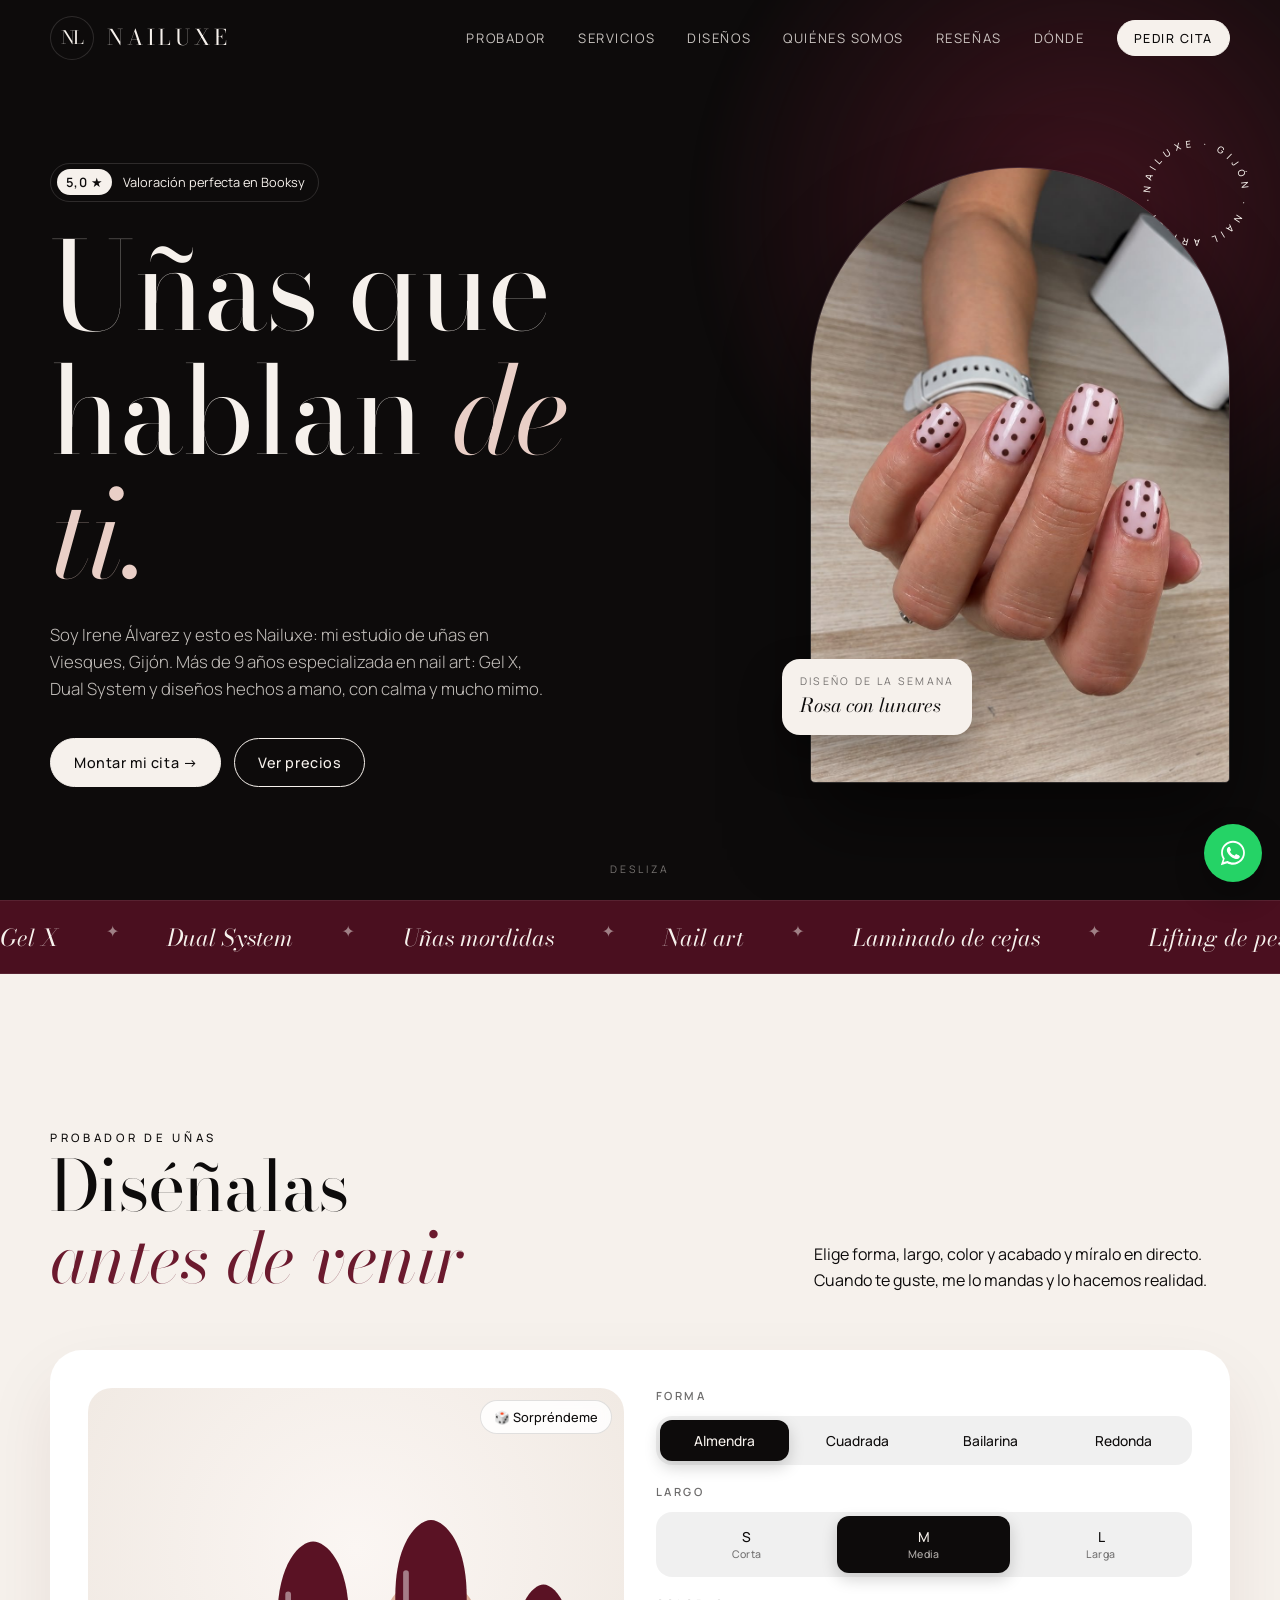
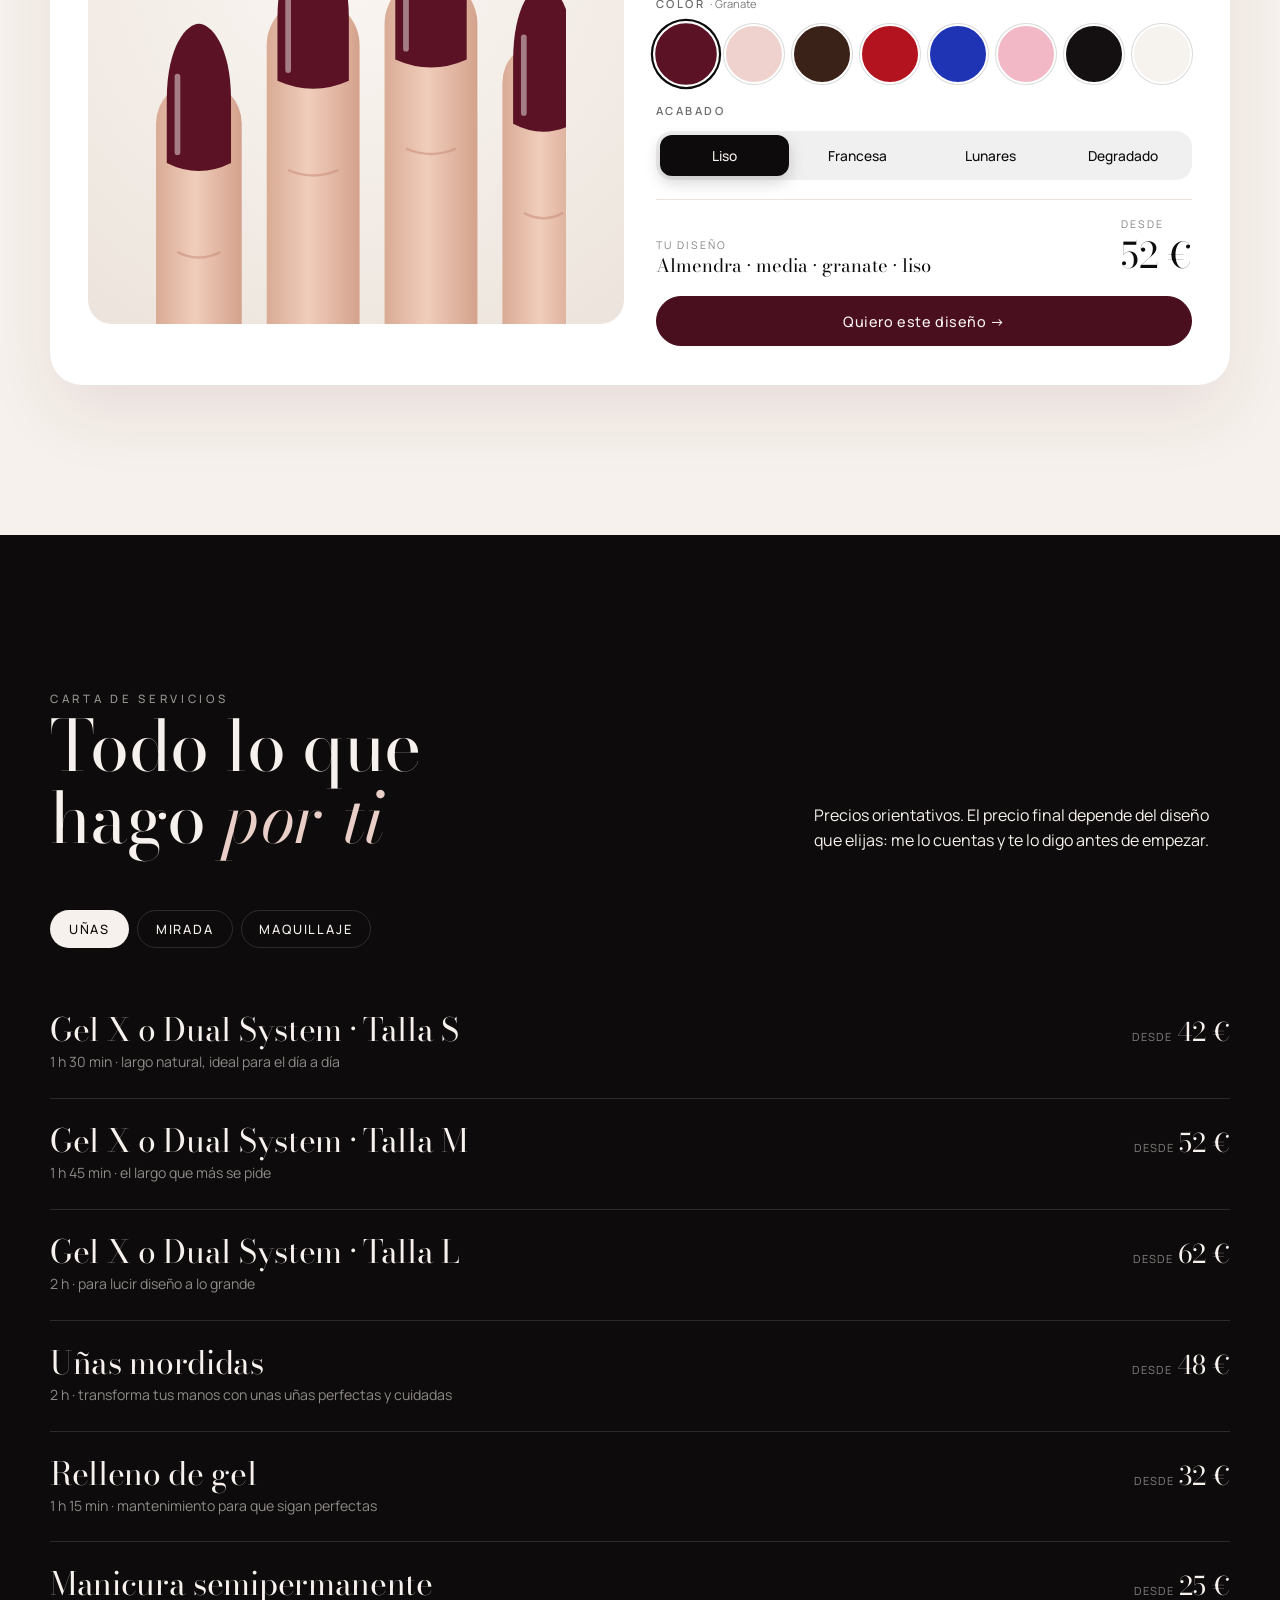
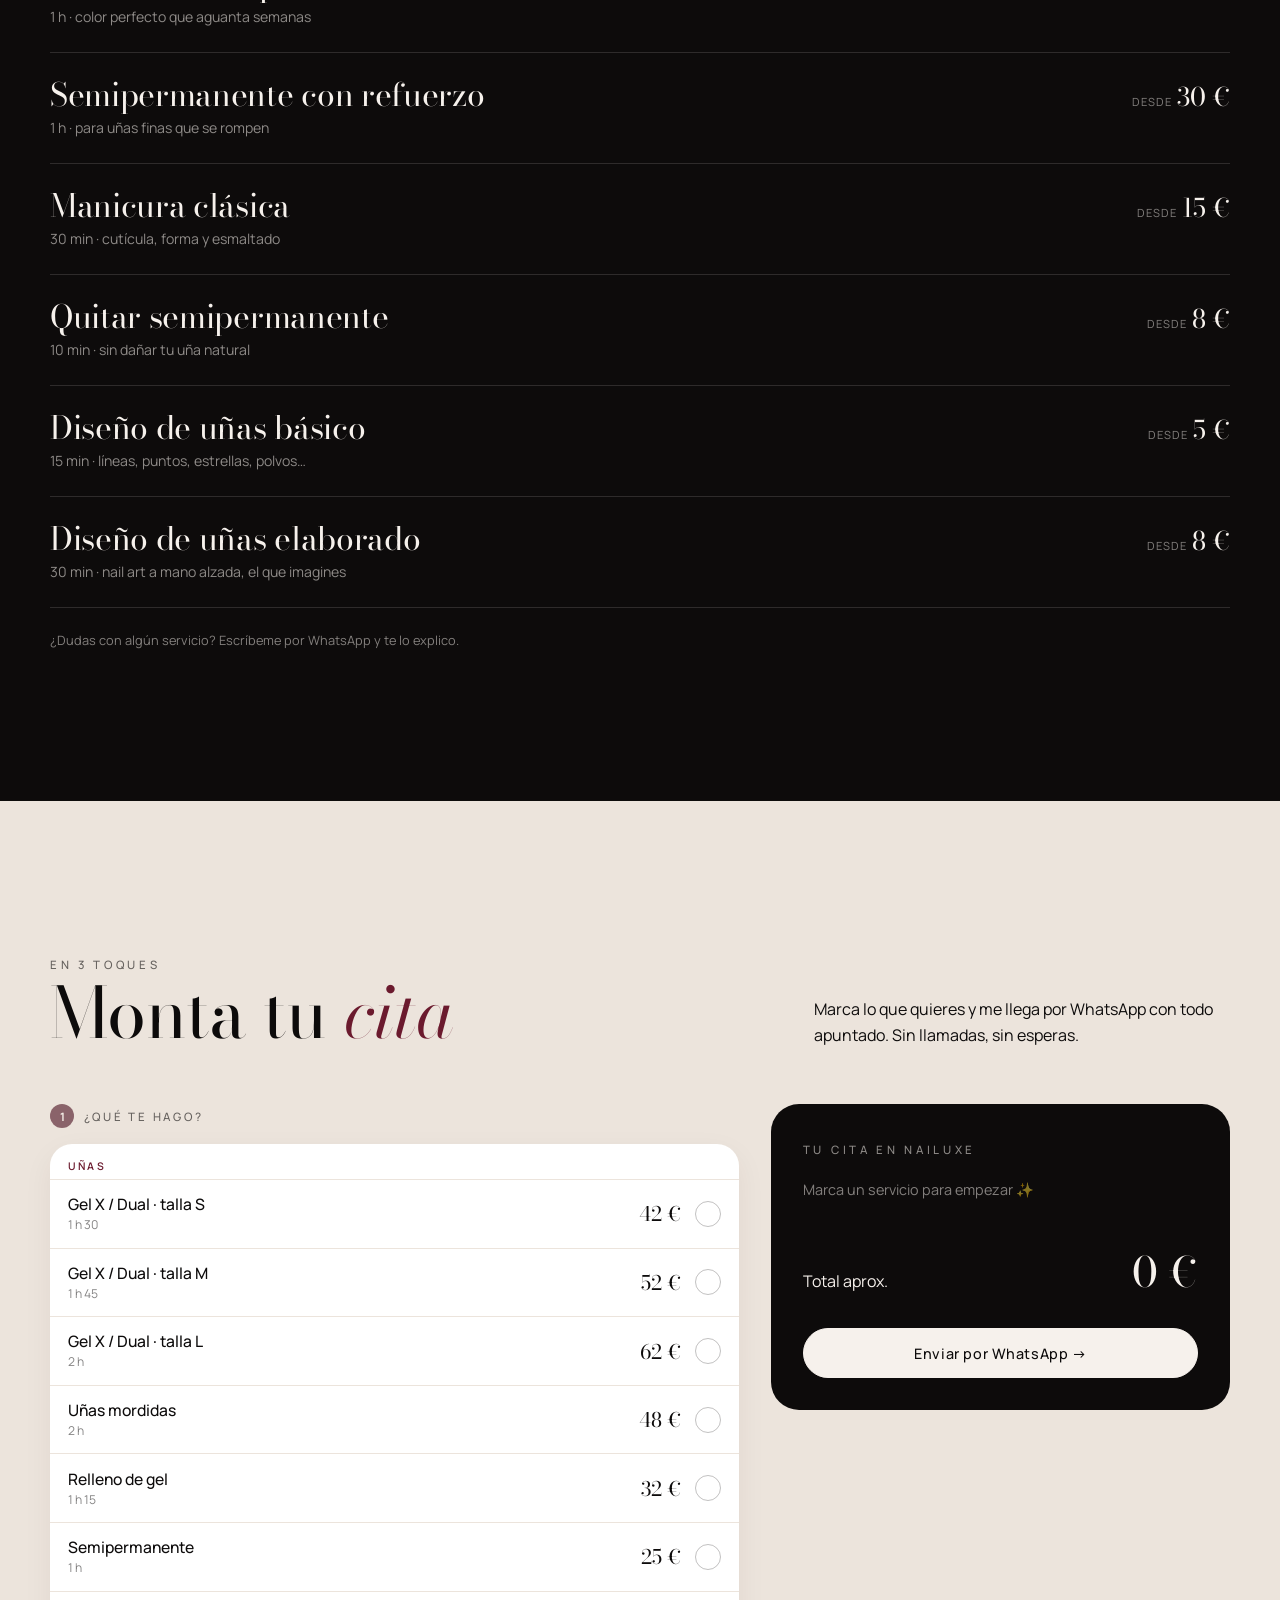
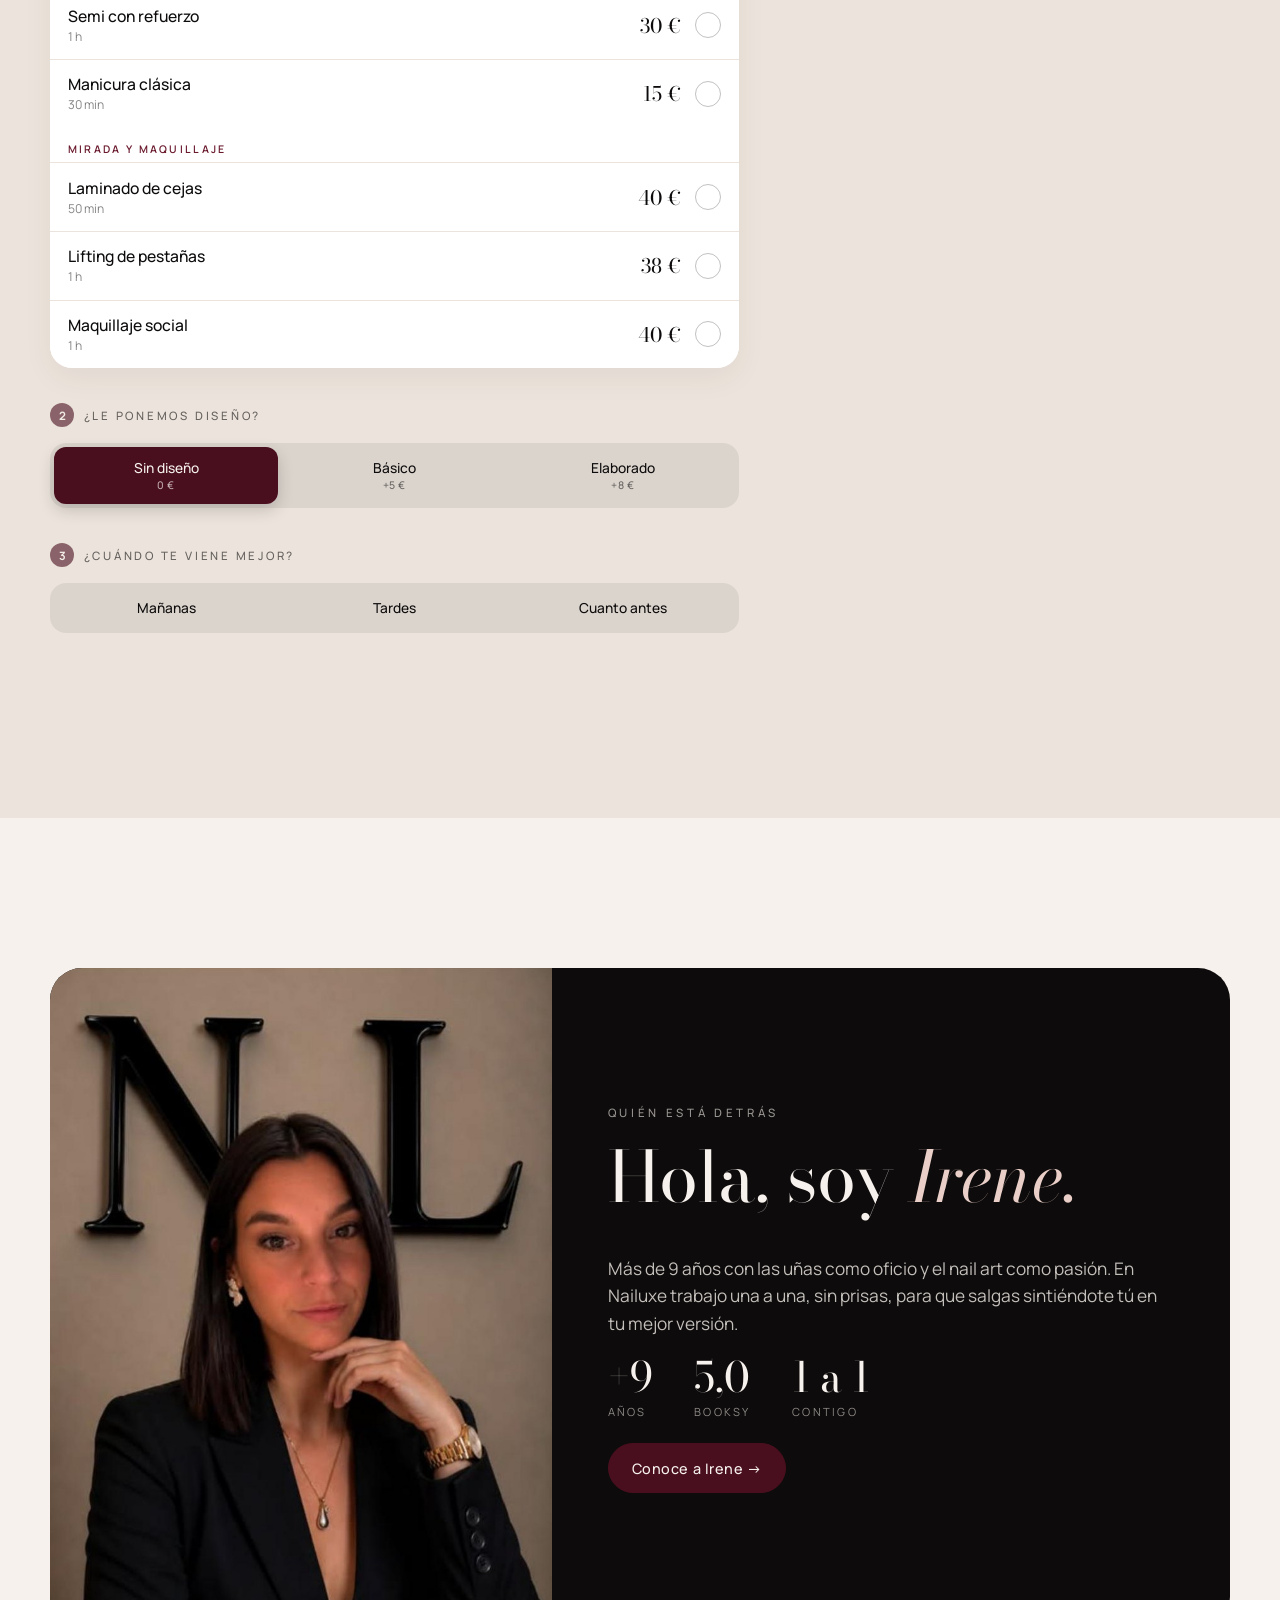
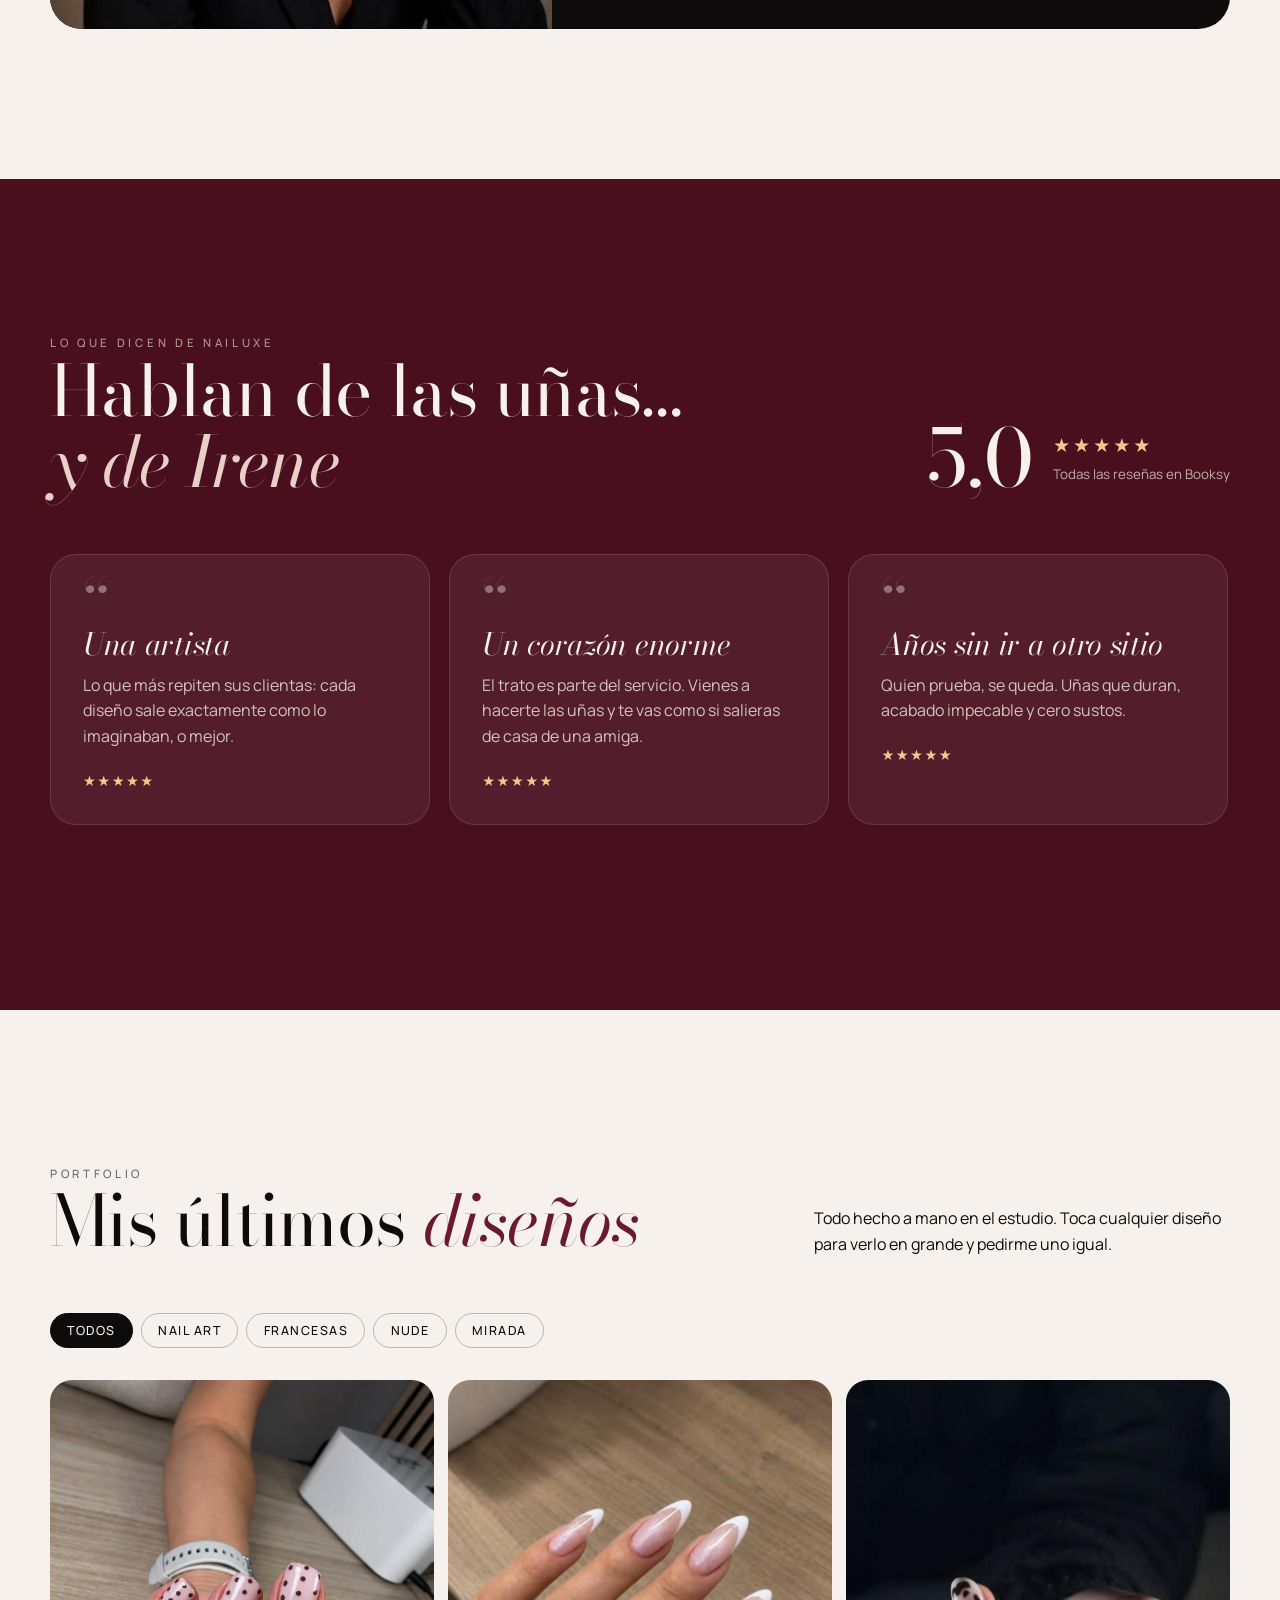
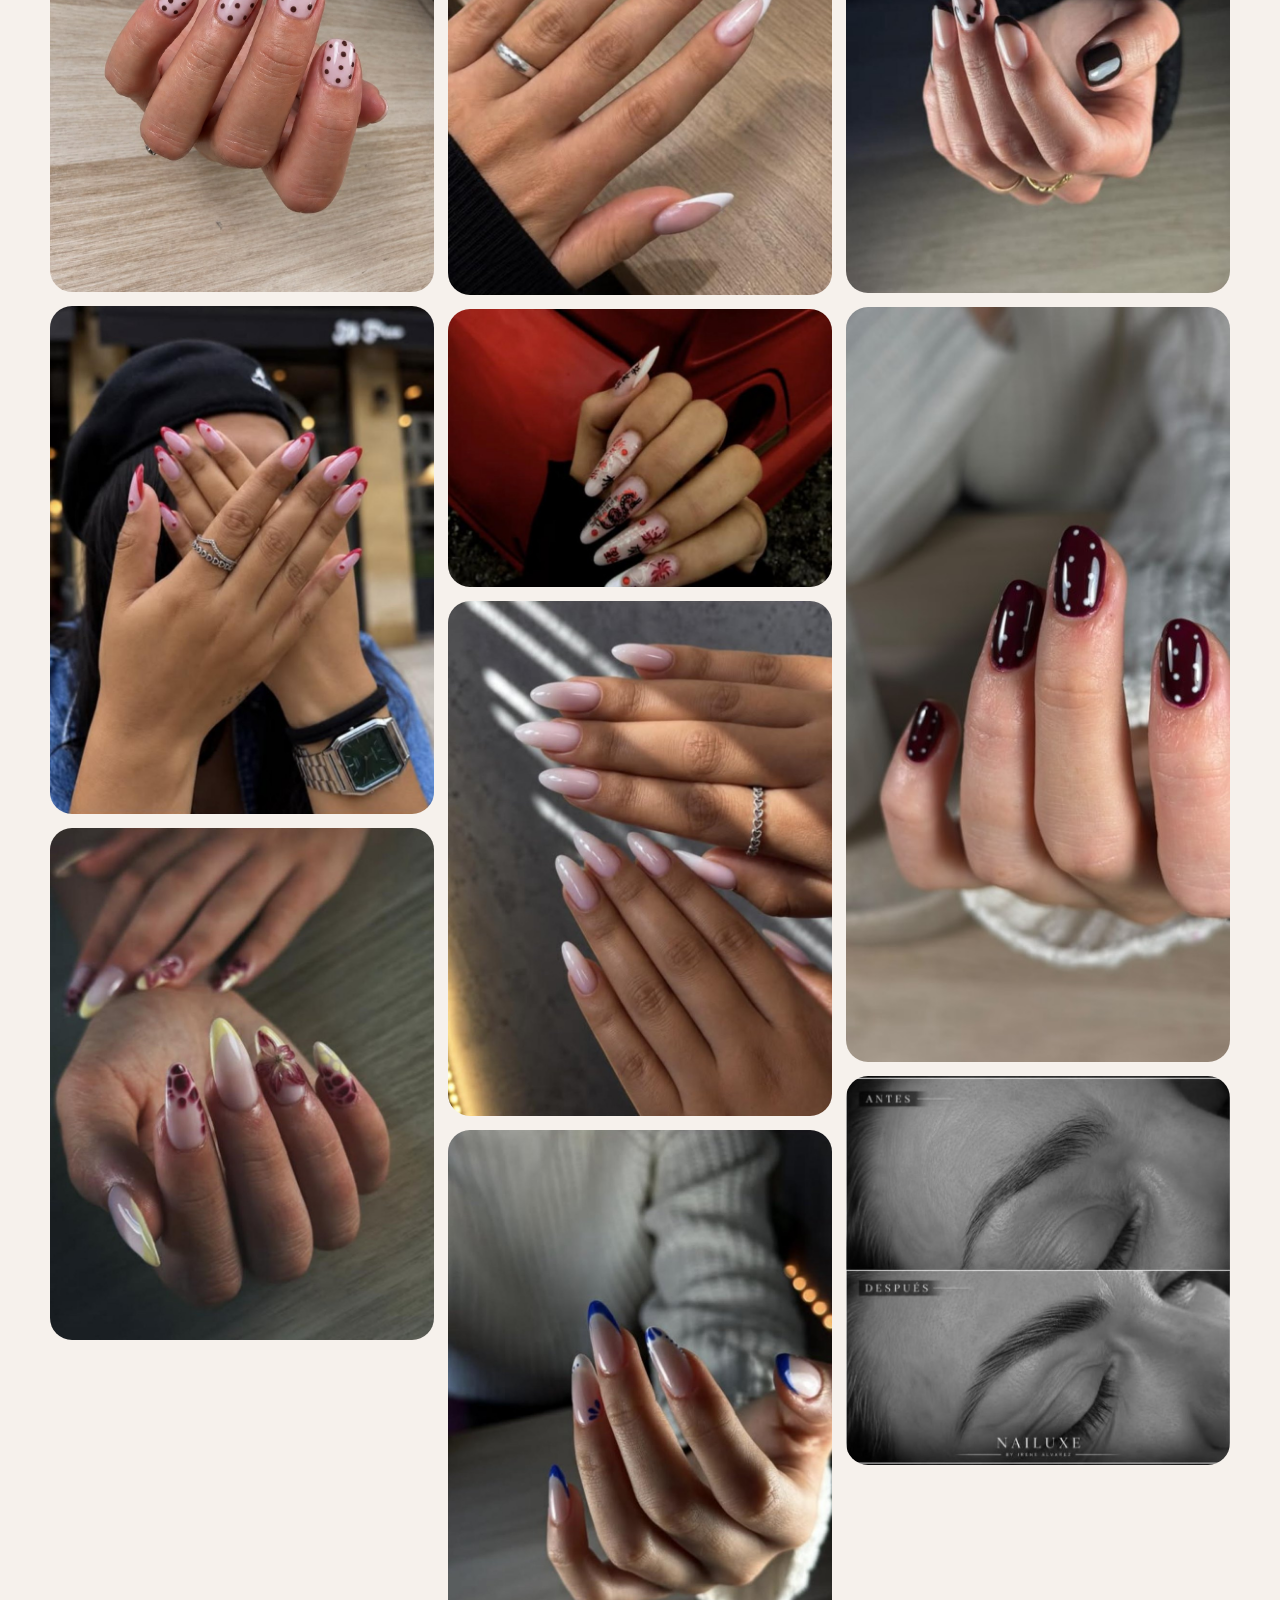
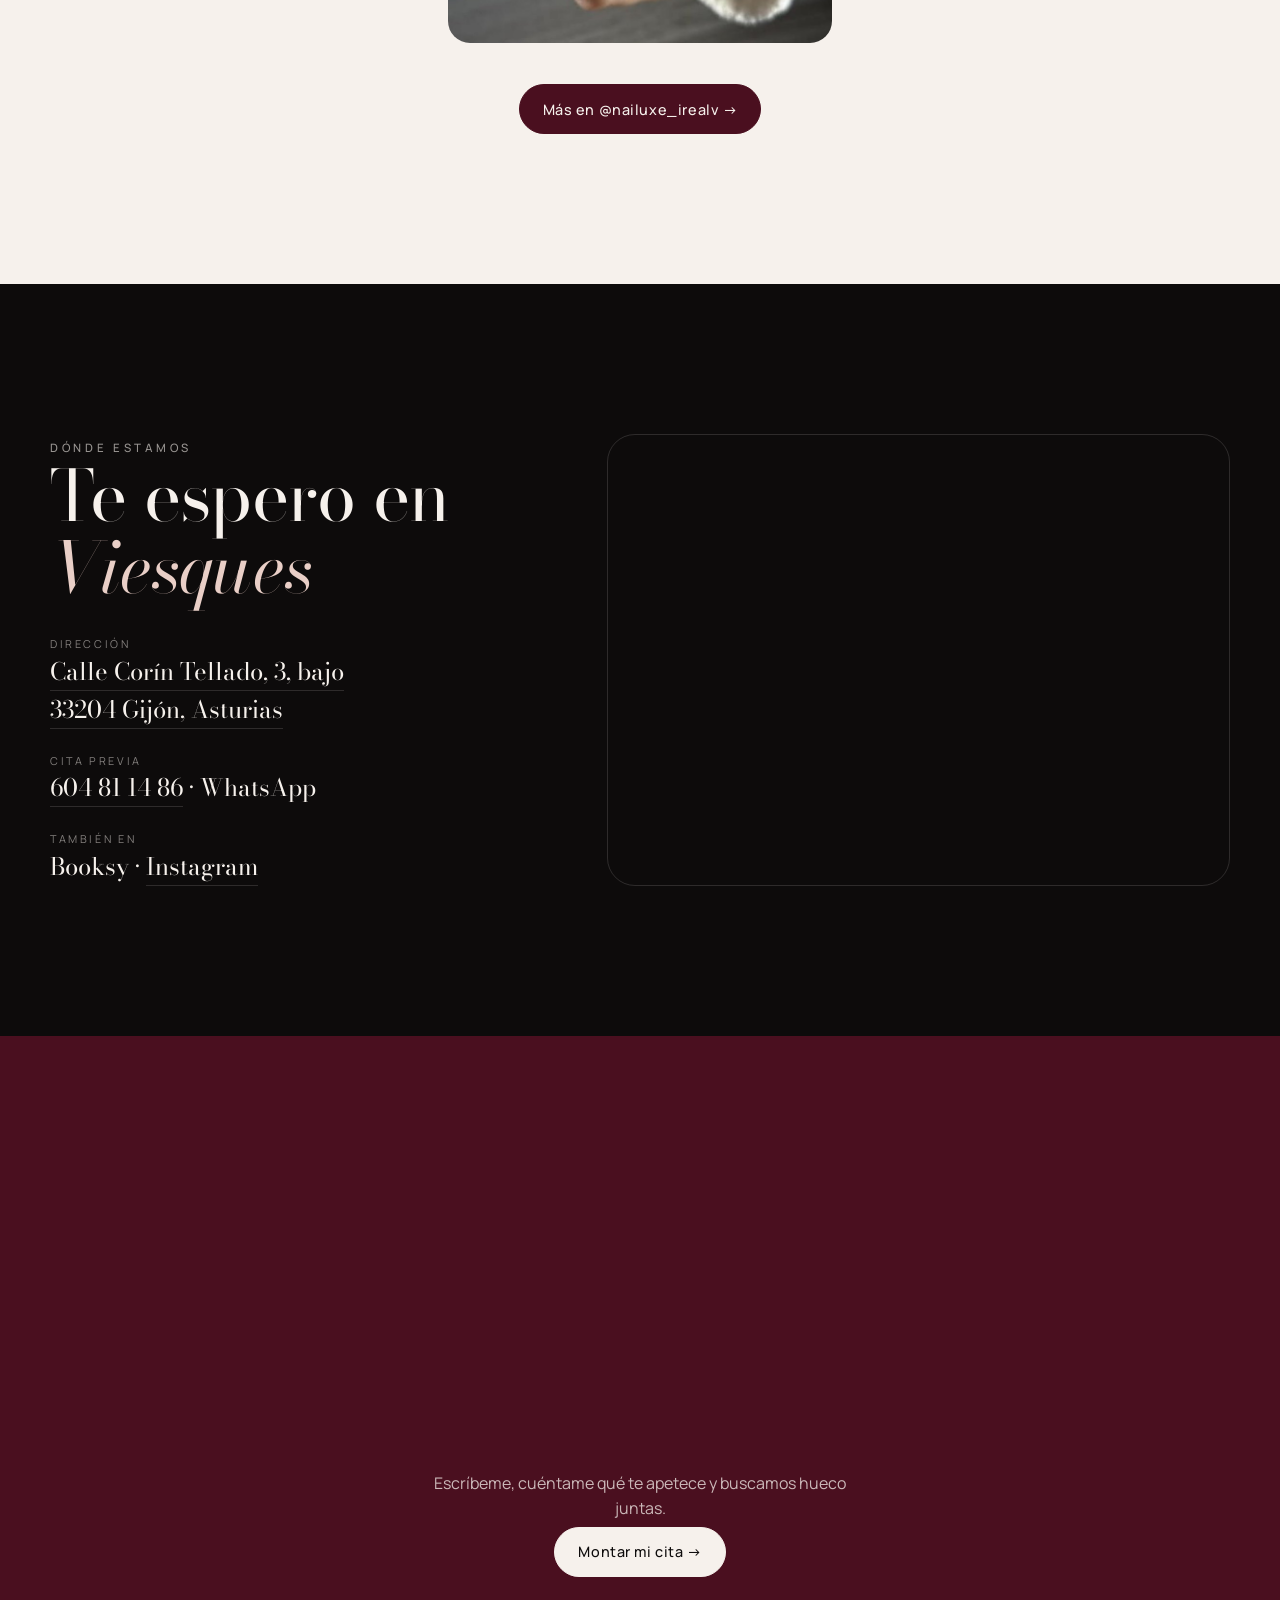
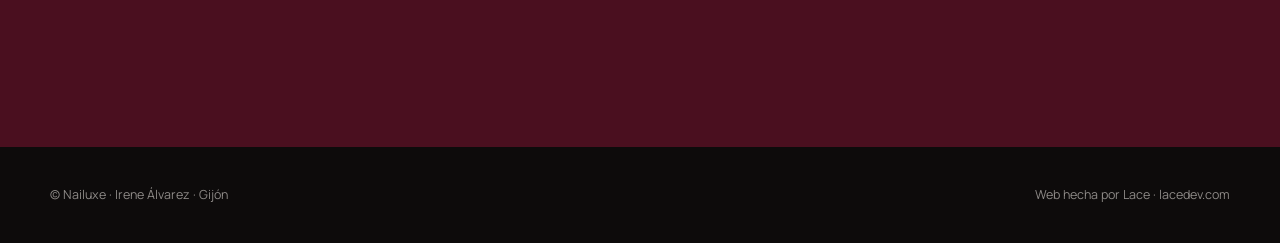
<file: index.html>
<!DOCTYPE html>
<html lang="es">
<head>
<meta charset="utf-8">
<meta name="viewport" content="width=device-width, initial-scale=1, viewport-fit=cover">
<title>Nailuxe · Uñas Gel X, Dual System y nail art en Viesques, Gijón</title>
<meta name="description" content="Nailuxe, el estudio de uñas de Irene Álvarez en Viesques (Gijón). Gel X, Dual System, uñas mordidas, laminado de cejas, lifting de pestañas y maquillaje de novia. 5,0 en Booksy.">
<meta name="theme-color" content="#0d0b0b">
<link rel="icon" href="favicon.ico" sizes="any">
<link rel="icon" href="favicon.svg" type="image/svg+xml">
<link rel="icon" href="favicon-192.png" sizes="192x192" type="image/png">
<link rel="apple-touch-icon" href="apple-touch-icon.png">
<meta property="og:title" content="Nailuxe · Irene Álvarez, nail artist en Gijón">
<meta property="og:description" content="Uñas que hablan de ti. Gel X, Dual System y nail art en Viesques.">
<meta property="og:image" content="img/lunares.jpg">
<link rel="preconnect" href="https://fonts.googleapis.com">
<link rel="preconnect" href="https://fonts.gstatic.com" crossorigin>
<link href="https://fonts.googleapis.com/css2?family=Bodoni+Moda:ital,opsz,wght@0,6..96,400;0,6..96,500;1,6..96,400&family=Manrope:wght@300;400;500;600&display=swap" rel="stylesheet">
<link rel="stylesheet" href="style.css?v=2">
</head>
<body>

<header id="top">
  <div class="wrap nav">
    <a href="#inicio" class="brand"><span class="mono">NL</span><b>NAILUXE</b></a>
    <nav class="links">
      <a href="#probador">Probador</a>
      <a href="#servicios">Servicios</a>
      <a href="#disenos">Diseños</a>
      <a href="quienes-somos.html">Quiénes somos</a>
      <a href="#resenas">Reseñas</a>
      <a href="#donde">Dónde</a>
      <a class="btn btn-solid" href="#cita">Pedir cita</a>
    </nav>
    <button class="menu-btn" id="menuBtn" aria-expanded="false">Menú ▾</button>
  </div>
</header>
<div class="drop" id="drop">
  <a href="#inicio">Inicio <span>01</span></a>
  <a href="#probador">Probador de uñas <span>02</span></a>
  <a href="#servicios">Servicios y precios <span>03</span></a>
  <a href="#cita">Montar mi cita <span>04</span></a>
  <a href="quienes-somos.html">Quiénes somos <span>05</span></a>
  <a href="#resenas">Reseñas <span>06</span></a>
  <a href="#disenos">Diseños <span>07</span></a>
  <a href="#donde">Dónde estamos <span>08</span></a>
</div>

<!-- HERO -->
<section class="hero" id="inicio">
  <div class="wrap hero-grid">
    <div>
      <span class="badge"><span class="stars">5,0 ★</span> Valoración perfecta en Booksy</span>
      <h1 class="rv">Uñas que<br>hablan <em>de ti.</em></h1>
      <p class="lead rv">Soy Irene Álvarez y esto es Nailuxe: mi estudio de uñas en Viesques, Gijón. Más de 9 años especializada en nail art: Gel X, Dual System y diseños hechos a mano, con calma y mucho mimo.</p>
      <div class="ctas rv">
        <a class="btn btn-solid" href="#cita">Montar mi cita →</a>
        <a class="btn btn-ghost" href="#servicios">Ver precios</a>
      </div>
    </div>
    <div class="arch rv">
      <svg class="ring" viewBox="0 0 120 120" aria-hidden="true"><defs><path id="c" d="M60,60 m-46,0 a46,46 0 1,1 92,0 a46,46 0 1,1 -92,0"/></defs><text><textPath href="#c" textLength="286" lengthAdjust="spacing">Nailuxe · Gijón · Nail artist · </textPath></text></svg>
      <div class="frame"><img src="img/lunares.jpg" alt="Manicura rosa con lunares marrones hecha en Nailuxe"></div>
      <div class="tag"><small>Diseño de la semana</small><strong>Rosa con lunares</strong></div>
    </div>
  </div>
  <div class="scroll-hint">Desliza</div>
</section>

<div class="marquee" aria-hidden="true"><div class="track" id="mq"></div></div>

<!-- PROBADOR -->
<section class="probador" id="probador">
  <div class="wrap">
    <div class="head">
      <div><span class="eyebrow">Probador de uñas</span><h2 class="rv">Diséñalas<br><em>antes de venir</em></h2></div>
      <p class="rv">Elige forma, largo, color y acabado y míralo en directo. Cuando te guste, me lo mandas y lo hacemos realidad.</p>
    </div>
    <div class="pb rv">
      <div class="pb-stage">
        <svg id="hand" viewBox="0 -14 300 300" preserveAspectRatio="xMidYMax slice" aria-label="Vista previa de tu manicura"></svg>
        <button class="pb-dice" id="dice" type="button">🎲 Sorpréndeme</button>
      </div>
      <div class="pb-ctrl">
        <div class="pb-group"><h4>Forma</h4><div class="seg" id="gShape"></div></div>
        <div class="pb-group"><h4>Largo</h4><div class="seg" id="gLen"></div></div>
        <div class="pb-group"><h4>Color <span id="colName"></span></h4><div class="swatches" id="gCol"></div></div>
        <div class="pb-group"><h4>Acabado</h4><div class="seg seg-4" id="gFin"></div></div>
        <div class="pb-sum">
          <div><small>Tu diseño</small><strong id="pbName"></strong></div>
          <div class="pb-price"><small>Desde</small><strong id="pbPrice"></strong></div>
        </div>
        <a class="btn btn-wine btn-block" id="pbBtn" href="#" target="_blank" rel="noopener">Quiero este diseño →</a>
      </div>
    </div>
  </div>
</section>

<!-- SERVICIOS -->
<section class="servicios" id="servicios">
  <div class="wrap">
    <div class="head">
      <div><span class="eyebrow" style="opacity:.6">Carta de servicios</span><h2 class="rv">Todo lo que<br>hago <em>por ti</em></h2></div>
      <p class="rv">Precios orientativos. El precio final depende del diseño que elijas: me lo cuentas y te lo digo antes de empezar.</p>
    </div>
    <div class="tabs" id="tabs">
      <button class="on" data-t="unas">Uñas</button>
      <button data-t="mirada">Mirada</button>
      <button data-t="maquillaje">Maquillaje</button>
    </div>
    <div class="list on" data-l="unas">
      <div class="row"><div><h3>Gel X o Dual System · Talla S</h3><p>1 h 30 min · largo natural, ideal para el día a día</p></div><div class="p"><small>DESDE</small>42 €</div></div>
      <div class="row"><div><h3>Gel X o Dual System · Talla M</h3><p>1 h 45 min · el largo que más se pide</p></div><div class="p"><small>DESDE</small>52 €</div></div>
      <div class="row"><div><h3>Gel X o Dual System · Talla L</h3><p>2 h · para lucir diseño a lo grande</p></div><div class="p"><small>DESDE</small>62 €</div></div>
      <div class="row"><div><h3>Uñas mordidas</h3><p>2 h · transforma tus manos con unas uñas perfectas y cuidadas</p></div><div class="p"><small>DESDE</small>48 €</div></div>
      <div class="row"><div><h3>Relleno de gel</h3><p>1 h 15 min · mantenimiento para que sigan perfectas</p></div><div class="p"><small>DESDE</small>32 €</div></div>
      <div class="row"><div><h3>Manicura semipermanente</h3><p>1 h · color perfecto que aguanta semanas</p></div><div class="p"><small>DESDE</small>25 €</div></div>
      <div class="row"><div><h3>Semipermanente con refuerzo</h3><p>1 h · para uñas finas que se rompen</p></div><div class="p"><small>DESDE</small>30 €</div></div>
      <div class="row"><div><h3>Manicura clásica</h3><p>30 min · cutícula, forma y esmaltado</p></div><div class="p"><small>DESDE</small>15 €</div></div>
      <div class="row"><div><h3>Quitar semipermanente</h3><p>10 min · sin dañar tu uña natural</p></div><div class="p"><small>DESDE</small>8 €</div></div>
      <div class="row"><div><h3>Diseño de uñas básico</h3><p>15 min · líneas, puntos, estrellas, polvos…</p></div><div class="p"><small>DESDE</small>5 €</div></div>
      <div class="row"><div><h3>Diseño de uñas elaborado</h3><p>30 min · nail art a mano alzada, el que imagines</p></div><div class="p"><small>DESDE</small>8 €</div></div>
    </div>
    <div class="list" data-l="mirada">
      <div class="row"><div><h3>Laminado de cejas</h3><p>50 min · cejas peinadas, con forma y efecto lleno</p></div><div class="p">40 €</div></div>
      <div class="row"><div><h3>Lifting de pestañas</h3><p>1 h · curva natural, sin rizador cada mañana</p></div><div class="p">38 €</div></div>
    </div>
    <div class="list" data-l="maquillaje">
      <div class="row"><div><h3>Maquillaje social</h3><p>1 h · bodas, comuniones, cenas y eventos</p></div><div class="p">40 €</div></div>
      <div class="row"><div><h3>Maquillaje editorial</h3><p>1 h 15 min · sesiones de fotos y looks con carácter</p></div><div class="p"><small>DESDE</small>60 €</div></div>
      <div class="row"><div><h3>Maquillaje de novia</h3><p>1 h 30 min · tu día, tu cara, sin que nada se mueva</p></div><div class="p"><small>DESDE</small>150 €</div></div>
    </div>
    <p class="note">¿Dudas con algún servicio? Escríbeme por WhatsApp y te lo explico.</p>
  </div>
</section>

<!-- CITA -->
<section class="cita" id="cita">
  <div class="wrap">
    <div class="head">
      <div><span class="eyebrow" style="opacity:.6">En 3 toques</span><h2 class="rv">Monta tu <em>cita</em></h2></div>
      <p class="rv">Marca lo que quieres y me llega por WhatsApp con todo apuntado. Sin llamadas, sin esperas.</p>
    </div>
    <div class="cita-box">
      <div>
        <div class="step"><h4><b>1</b> ¿Qué te hago?</h4><div class="svc-list" id="cServ"></div></div>
        <div class="step"><h4><b>2</b> ¿Le ponemos diseño?</h4><div class="seg" id="cExtra"></div></div>
        <div class="step"><h4><b>3</b> ¿Cuándo te viene mejor?</h4><div class="seg" id="cWhen"></div></div>
      </div>
      <aside class="ticket" id="ticket">
        <span class="eyebrow" style="opacity:.55">Tu cita en Nailuxe</span>
        <div id="tLines"><p class="empty">Marca un servicio para empezar ✨</p></div>
        <div class="tot"><span>Total aprox.</span><strong id="tTot">0 €</strong></div>
        <a class="btn btn-solid btn-block tSend" href="#">Enviar por WhatsApp →</a>
      </aside>
    </div>
  </div>
</section>
<div class="cartbar" id="cartbar"><div><small id="cbCount">0 servicios</small><strong id="cbTot">0 €</strong></div><a class="btn btn-solid tSend" href="#">Pedir cita →</a></div>

<!-- IRENE -->
<section class="irene" id="irene">
  <div class="wrap irene-card rv">
    <div class="irene-img"><img src="img/irene.jpg" alt="Irene Álvarez en su estudio Nailuxe"></div>
    <div class="irene-txt">
      <span class="eyebrow" style="opacity:.6">Quién está detrás</span>
      <h2>Hola, soy <em>Irene.</em></h2>
      <p>Más de 9 años con las uñas como oficio y el nail art como pasión. En Nailuxe trabajo una a una, sin prisas, para que salgas sintiéndote tú en tu mejor versión.</p>
      <div class="facts">
        <div><strong>+9</strong><small>años</small></div>
        <div><strong>5,0</strong><small>Booksy</small></div>
        <div><strong>1 a 1</strong><small>contigo</small></div>
      </div>
      <a class="btn btn-wine" href="quienes-somos.html">Conoce a Irene →</a>
    </div>
  </div>
</section>

<!-- RESEÑAS -->
<section class="resenas" id="resenas">
  <div class="wrap">
    <div class="head">
      <div><span class="eyebrow" style="opacity:.6">Lo que dicen de Nailuxe</span><h2 class="rv">Hablan de las uñas…<br><em>y de Irene</em></h2></div>
      <div class="score rv"><strong>5,0</strong><div><div class="st">★★★★★</div><small style="opacity:.7">Todas las reseñas en Booksy</small></div></div>
    </div>
    <div class="cards" id="cards">
      <article class="card"><div class="q">“</div><h3>Una artista</h3><p>Lo que más repiten sus clientas: cada diseño sale exactamente como lo imaginaban, o mejor.</p><div class="st">★★★★★</div></article>
      <article class="card"><div class="q">“</div><h3>Un corazón enorme</h3><p>El trato es parte del servicio. Vienes a hacerte las uñas y te vas como si salieras de casa de una amiga.</p><div class="st">★★★★★</div></article>
      <article class="card"><div class="q">“</div><h3>Años sin ir a otro sitio</h3><p>Quien prueba, se queda. Uñas que duran, acabado impecable y cero sustos.</p><div class="st">★★★★★</div></article>
      <article class="card" style="display:flex;flex-direction:column;justify-content:center"><h3>¿Quieres leerlas todas?</h3><p>Todas las opiniones de mis clientas están en mi perfil de Booksy, con nota media de 5,0.</p><a class="btn btn-solid" style="margin-top:1.4rem;align-self:flex-start" href="https://booksy.com/es-es/s/salon-de-unas/76596_gijon" target="_blank" rel="noopener">Ver en Booksy →</a></article>
    </div>
    <div class="dots" id="dots"></div>
  </div>
</section>

<!-- PORTFOLIO -->
<section class="portfolio" id="disenos">
  <div class="wrap">
    <div class="head">
      <div><span class="eyebrow" style="opacity:.6">Portfolio</span><h2 class="rv">Mis últimos <em>diseños</em></h2></div>
      <p class="rv">Todo hecho a mano en el estudio. Toca cualquier diseño para verlo en grande y pedirme uno igual.</p>
    </div>
    <div class="filters" id="filters">
      <button class="on" data-f="all">Todos</button><button data-f="arte">Nail art</button><button data-f="francesa">Francesas</button><button data-f="nude">Nude</button><button data-f="mirada">Mirada</button>
    </div>
    <div class="gallery" id="gallery">
      <figure class="g-item" data-c="arte"><img src="img/lunares.jpg" alt="Lunares chocolate" loading="lazy"><figcaption>Lunares chocolate</figcaption></figure>
      <figure class="g-item" data-c="francesa"><img src="img/corazones.jpg" alt="Francesa roja con corazones" loading="lazy"><figcaption>Francesa roja con corazones</figcaption></figure>
      <figure class="g-item" data-c="arte"><img src="img/flor.jpg" alt="Flor pintada a mano" loading="lazy"><figcaption>Flor pintada a mano</figcaption></figure>
      <figure class="g-item" data-c="francesa"><img src="img/francesa.jpg" alt="Francesa blanca clásica" loading="lazy"><figcaption>Francesa blanca clásica</figcaption></figure>
      <figure class="g-item" data-c="arte"><img src="img/dragon.jpg" alt="Dragón y kanji" loading="lazy"><figcaption>Dragón y kanji</figcaption></figure>
      <figure class="g-item" data-c="nude"><img src="img/nude.jpg" alt="Nude lechoso almendra" loading="lazy"><figcaption>Nude lechoso almendra</figcaption></figure>
      <figure class="g-item" data-c="francesa"><img src="img/azul.jpg" alt="Francesa azul Klein" loading="lazy"><figcaption>Francesa azul Klein</figcaption></figure>
      <figure class="g-item" data-c="arte"><img src="img/vaca.jpg" alt="Animal print chocolate" loading="lazy"><figcaption>Animal print chocolate</figcaption></figure>
      <figure class="g-item" data-c="arte"><img src="img/granate.jpg" alt="Granate con puntitos" loading="lazy"><figcaption>Granate con puntitos</figcaption></figure>
      <figure class="g-item" data-c="mirada"><img src="img/cejas.jpg" alt="Laminado de cejas · antes y después" loading="lazy"><figcaption>Laminado de cejas · antes y después</figcaption></figure>
    </div>
    <div style="text-align:center;margin-top:2.6rem"><a class="btn btn-wine" href="https://instagram.com/nailuxe_irealv" target="_blank" rel="noopener">Más en @nailuxe_irealv →</a></div>
  </div>
</section>
<div class="lb" id="lb" aria-hidden="true"><button class="lb-x" id="lbX" aria-label="Cerrar">✕</button><button class="lb-nav lb-p" id="lbP" aria-label="Anterior">‹</button><img id="lbImg" alt=""><button class="lb-nav lb-n" id="lbN" aria-label="Siguiente">›</button><div class="lb-bar"><span id="lbT"></span><a class="btn btn-solid" id="lbBtn" href="#" target="_blank" rel="noopener">Quiero este diseño →</a></div></div>

<!-- DÓNDE -->
<section class="donde" id="donde">
  <div class="wrap donde-grid">
    <div class="info">
      <span class="eyebrow" style="opacity:.6">Dónde estamos</span>
      <h2 class="rv">Te espero en<br><em>Viesques</em></h2>
      <dl>
        <dt>Dirección</dt><dd><a href="https://maps.app.goo.gl/ehcDgFLsmTQH2are7" target="_blank" rel="noopener">Calle Corín Tellado, 3, bajo<br>33204 Gijón, Asturias</a></dd>
        <dt>Cita previa</dt><dd><a href="https://wa.me/34604811486" target="_blank" rel="noopener">604 81 14 86</a> · WhatsApp</dd>
        <dt>También en</dt><dd>Booksy · <a href="https://instagram.com/nailuxe_irealv" target="_blank" rel="noopener">Instagram</a></dd>
      </dl>
    </div>
    <div class="map rv"><iframe loading="lazy" title="Mapa de Nailuxe" src="https://maps.google.com/maps?q=Calle%20Cor%C3%ADn%20Tellado%203%2C%2033204%20Gij%C3%B3n&z=16&output=embed"></iframe></div>
  </div>
</section>

<section class="final">
  <div class="wrap">
    <h2 class="rv">Tus manos,<br><em>en buenas manos.</em></h2>
    <p class="rv">Escríbeme, cuéntame qué te apetece y buscamos hueco juntas.</p>
    <a class="btn btn-solid" href="#cita">Montar mi cita →</a>
  </div>
</section>

<footer><div class="wrap"><span>© Nailuxe · Irene Álvarez · Gijón</span><span>Web hecha por Lace · lacedev.com</span></div></footer>

<a class="wa" href="https://wa.me/34604811486?text=Hola%20Irene!%20Quer%C3%ADa%20pedir%20cita%20%F0%9F%92%85" target="_blank" rel="noopener" aria-label="WhatsApp">
  <svg viewBox="0 0 32 32"><path d="M16 3C9 3 3.3 8.6 3.3 15.6c0 2.4.7 4.7 1.9 6.7L3 29l6.9-2.1c1.9 1 4 1.6 6.1 1.6 7 0 12.7-5.7 12.7-12.7S23 3 16 3zm0 23.2c-2 0-3.9-.6-5.5-1.6l-.4-.2-4.1 1.2 1.2-4-.3-.4c-1.1-1.7-1.7-3.6-1.7-5.6C5.2 9.7 10 5 16 5s10.8 4.8 10.8 10.7S22 26.2 16 26.2zm5.9-8c-.3-.2-1.9-.9-2.2-1-.3-.1-.5-.2-.7.2-.2.3-.8 1-1 1.2-.2.2-.4.2-.7.1-.3-.2-1.4-.5-2.6-1.6-1-.9-1.6-1.9-1.8-2.2-.2-.3 0-.5.1-.7l.5-.6c.2-.2.2-.3.3-.5.1-.2 0-.4 0-.6l-1-2.4c-.3-.6-.5-.5-.7-.5h-.6c-.2 0-.6.1-.9.4-.3.3-1.2 1.2-1.2 2.9s1.2 3.4 1.4 3.6c.2.2 2.4 3.7 5.9 5.1 2.9 1.1 3.5.9 4.1.8.6-.1 1.9-.8 2.2-1.5.3-.8.3-1.4.2-1.5-.1-.2-.3-.3-.6-.4z"/></svg>
</a>

<script>
const WA="34604811486";
const wa=t=>`https://wa.me/${WA}?text=${encodeURIComponent(t)}`;

/* Header + menú */
const hdr=document.getElementById('top'),drop=document.getElementById('drop'),mb=document.getElementById('menuBtn');
addEventListener('scroll',()=>hdr.classList.toggle('solid',scrollY>40),{passive:true});
mb.onclick=()=>{const o=drop.classList.toggle('open');mb.setAttribute('aria-expanded',o);mb.textContent=o?'Cerrar ✕':'Menú ▾'};
drop.querySelectorAll('a').forEach(a=>a.onclick=()=>{drop.classList.remove('open');mb.textContent='Menú ▾'});

/* Marquee */
const words=["Gel X","Dual System","Uñas mordidas","Nail art","Laminado de cejas","Lifting de pestañas","Maquillaje de novia"];
const one=words.map(w=>`<span>${w}</span><i>✦</i>`).join('');
document.getElementById('mq').innerHTML=one+one+one+one;

/* Probador */
const SVGNS="http://www.w3.org/2000/svg";
const SHAPES=[["almendra","Almendra"],["cuadrada","Cuadrada"],["bailarina","Bailarina"],["redonda","Redonda"]];
const LENS=[["S","Corta",42,"1 h 30"],["M","Media",52,"1 h 45"],["L","Larga",62,"2 h"]];
const COLS=[["Granate","#5a1224"],["Nude lechoso","#efd2cd"],["Chocolate","#3b2219"],["Rojo","#b3121f"],["Azul Klein","#1f33b5"],["Rosa bebé","#f2b8c6"],["Negro","#141012"],["Blanco","#f6f2ee"]];
const FINS=[["liso","Liso",0],["francesa","Francesa",5],["lunares","Lunares",5],["degradado","Degradado",8]];
const P={s:0,l:1,c:0,f:0};
const fingers=[{x:38,top:150,w:48},{x:100,top:104,w:52},{x:166,top:92,w:52},{x:232,top:128,w:46}];
function nailPath(sh,L,R,by,h){const cx=(L+R)/2,ty=by-h,w=R-L;
  if(sh==="almendra")return`M${L},${by} L${L},${by-h*.45} C${L},${by-h*.85} ${cx-w*.18},${ty} ${cx},${ty} C${cx+w*.18},${ty} ${R},${by-h*.85} ${R},${by-h*.45} L${R},${by} Q${cx},${by+9} ${L},${by}Z`;
  if(sh==="cuadrada")return`M${L},${by} L${L},${ty+5} Q${L},${ty} ${L+5},${ty} L${R-5},${ty} Q${R},${ty} ${R},${ty+5} L${R},${by} Q${cx},${by+9} ${L},${by}Z`;
  if(sh==="bailarina")return`M${L},${by} L${L+w*.16},${ty+3} Q${L+w*.18},${ty} ${L+w*.26},${ty} L${R-w*.26},${ty} Q${R-w*.18},${ty} ${R-w*.16},${ty+3} L${R},${by} Q${cx},${by+9} ${L},${by}Z`;
  const r=w/2;return`M${L},${by} L${L},${ty+r} A${r},${r} 0 0 1 ${R},${ty+r} L${R},${by} Q${cx},${by+9} ${L},${by}Z`;}
const el=(n,a)=>{const e=document.createElementNS(SVGNS,n);for(const k in a)e.setAttribute(k,a[k]);return e};
function luma(h){const n=parseInt(h.slice(1),16);return((n>>16)*299+((n>>8)&255)*587+(n&255)*114)/1000}
function drawHand(){
  const svg=document.getElementById('hand');svg.innerHTML='';
  const [cn,col]=COLS[P.c],sh=SHAPES[P.s][0],fin=FINS[P.f][0],len=[30,48,68][P.l];
  const defs=el('defs',{});
  const sk=el('linearGradient',{id:'sk',x1:0,x2:1});[["0","#d9ab95"],[".45","#f0cdbb"],["1","#d4a28c"]].forEach(([o,c])=>sk.appendChild(el('stop',{offset:o,'stop-color':c})));defs.appendChild(sk);
  const dot=luma(col)>160?'#3b2219':'#ffffff';
  const pt=el('pattern',{id:'dots',width:11,height:13,patternUnits:'userSpaceOnUse'});pt.appendChild(el('rect',{width:11,height:13,fill:col}));pt.appendChild(el('circle',{cx:3,cy:3,r:1.9,fill:dot}));pt.appendChild(el('circle',{cx:8.5,cy:9.5,r:1.9,fill:dot}));defs.appendChild(pt);
  const gr=el('linearGradient',{id:'grad',x1:0,y1:1,x2:0,y2:0});gr.appendChild(el('stop',{offset:'.15','stop-color':'#f3dcd6'}));gr.appendChild(el('stop',{offset:'1','stop-color':col}));defs.appendChild(gr);
  svg.appendChild(defs);
  fingers.forEach((f,i)=>{
    const L=f.x+6,R=f.x+f.w-6,by=f.top+46,h=len+30;
    svg.appendChild(el('rect',{x:f.x,y:f.top,width:f.w,height:340-f.top,rx:f.w/2,fill:'url(#sk)'}));
    svg.appendChild(el('path',{d:`M${f.x+12},${f.top+96} q${f.w/2-12},6 ${f.w-24},0`,stroke:'#c98f7a','stroke-width':1.4,fill:'none',opacity:.55}));
    const d=nailPath(sh,L,R,by,h);
    let fill=col; if(fin==="lunares")fill='url(#dots)'; if(fin==="degradado")fill='url(#grad)'; if(fin==="francesa")fill='#f3d9d3';
    const n=el('path',{d,fill,class:'nail'});n.style.transitionDelay=(i*60)+'ms';svg.appendChild(n);
    if(fin==="francesa"){const cp=el('clipPath',{id:'cp'+i});cp.appendChild(el('path',{d}));defs.appendChild(cp);
      svg.appendChild(el('path',{d:`M${L-2},${by-h} L${R+2},${by-h} L${R+2},${by-h+h*.3} Q${(L+R)/2},${by-h+h*.44} ${L-2},${by-h+h*.3}Z`,fill:col,'clip-path':`url(#cp${i})`}));}
    svg.appendChild(el('path',{d:`M${L+6},${by-6} L${L+6},${by-h*.62}`,stroke:'#fff','stroke-width':3.2,'stroke-linecap':'round',opacity:.45}));
  });
  const price=LENS[P.l][2]+FINS[P.f][2];
  document.getElementById('colName').textContent='· '+cn;
  const name=`${SHAPES[P.s][1]} · ${LENS[P.l][1].toLowerCase()} · ${cn.toLowerCase()} · ${FINS[P.f][1].toLowerCase()}`;
  document.getElementById('pbName').textContent=name;
  document.getElementById('pbPrice').textContent=price+' €';
  document.getElementById('pbBtn').href=wa(`Hola Irene! 💅 He diseñado mis uñas en tu web:\n• Forma: ${SHAPES[P.s][1]}\n• Largo: ${LENS[P.l][1]} (talla ${LENS[P.l][0]})\n• Color: ${cn}\n• Acabado: ${FINS[P.f][1]}\n¿Me das cita para hacérmelas?`);
}
function segs(id,arr,key,label){const g=document.getElementById(id);arr.forEach((x,i)=>{const b=document.createElement('button');b.type='button';b.innerHTML=label(x);b.onclick=()=>{P[key]=i;sync();drawHand()};g.appendChild(b)})}
segs('gShape',SHAPES,'s',x=>x[1]);segs('gLen',LENS,'l',x=>`${x[0]}<small>${x[1]}</small>`);segs('gFin',FINS,'f',x=>x[1]);
const gc=document.getElementById('gCol');COLS.forEach((c,i)=>{const b=document.createElement('button');b.type='button';b.style.background=c[1];b.setAttribute('aria-label',c[0]);b.onclick=()=>{P.c=i;sync();drawHand()};gc.appendChild(b)});
function sync(){[['gShape','s'],['gLen','l'],['gFin','f'],['gCol','c']].forEach(([id,k])=>[...document.getElementById(id).children].forEach((b,i)=>b.classList.toggle('on',i===P[k])))}
document.getElementById('dice').onclick=()=>{P.s=Math.floor(Math.random()*4);P.l=Math.floor(Math.random()*3);P.c=Math.floor(Math.random()*COLS.length);P.f=Math.floor(Math.random()*4);sync();drawHand();const d=document.getElementById('dice');d.classList.remove('spin');void d.offsetWidth;d.classList.add('spin')};
sync();drawHand();

/* Tabs */
document.querySelectorAll('#tabs button').forEach(b=>b.onclick=()=>{
  document.querySelectorAll('#tabs button').forEach(x=>x.classList.toggle('on',x===b));
  document.querySelectorAll('.list').forEach(l=>l.classList.toggle('on',l.dataset.l===b.dataset.t));
});

/* Configurador */
const S=[["Uñas",[["Gel X / Dual · talla S","1 h 30",42],["Gel X / Dual · talla M","1 h 45",52],["Gel X / Dual · talla L","2 h",62],["Uñas mordidas","2 h",48],["Relleno de gel","1 h 15",32],["Semipermanente","1 h",25],["Semi con refuerzo","1 h",30],["Manicura clásica","30 min",15]]],["Mirada y maquillaje",[["Laminado de cejas","50 min",40],["Lifting de pestañas","1 h",38],["Maquillaje social","1 h",40]]]];
const FLAT=[];const cS=document.getElementById('cServ');
S.forEach(([g,list])=>{const h=document.createElement('div');h.className='svc-g';h.textContent=g;cS.appendChild(h);
  list.forEach(x=>{const i=FLAT.push(x)-1;const b=document.createElement('button');b.type='button';b.className='svc';
    b.innerHTML=`<span class="svc-n">${x[0]}<small>${x[1]}</small></span><span class="svc-p">${x[2]} €</span><span class="svc-c" aria-hidden="true"></span>`;
    b.onclick=()=>{st.s.has(i)?st.s.delete(i):st.s.add(i);b.classList.toggle('on');draw()};cS.appendChild(b)})});
const E=[["Sin diseño",0],["Básico",5],["Elaborado",8]];
const W=["Mañanas","Tardes","Cuanto antes"];
const st={s:new Set(),e:0,w:null};
const cE=document.getElementById('cExtra'),cW=document.getElementById('cWhen');
E.forEach((x,i)=>{const b=document.createElement('button');b.type='button';b.innerHTML=x[1]?`${x[0]}<small>+${x[1]} €</small>`:`${x[0]}<small>0 €</small>`;b.onclick=()=>{st.e=i;[...cE.children].forEach((c,j)=>c.classList.toggle('on',j===i));draw()};cE.appendChild(b)});
W.forEach((x,i)=>{const b=document.createElement('button');b.type='button';b.textContent=x;b.onclick=()=>{st.w=i;[...cW.children].forEach((c,j)=>c.classList.toggle('on',j===i));draw()};cW.appendChild(b)});
cE.children[0].classList.add('on');
function draw(){
  const L=document.getElementById('tLines');let tot=0,h='';
  [...st.s].forEach(i=>{tot+=FLAT[i][2];h+=`<div class="line"><span>${FLAT[i][0]}</span><span>${FLAT[i][2]} €</span></div>`});
  if(st.s.size&&E[st.e][1]){tot+=E[st.e][1];h+=`<div class="line"><span>Diseño ${E[st.e][0].toLowerCase()}</span><span>+${E[st.e][1]} €</span></div>`}
  if(st.s.size&&st.w!==null)h+=`<div class="line"><span>Preferencia</span><span>${W[st.w]}</span></div>`;
  L.innerHTML=st.s.size?h:'<p class="empty">Marca un servicio para empezar ✨</p>';
  document.getElementById('tTot').textContent=tot+' €';
  document.getElementById('cbTot').textContent=tot+' €';
  document.getElementById('cbCount').textContent=st.s.size+(st.s.size===1?' servicio':' servicios');
  cartVis();
}
const cb=document.getElementById('cartbar'),ticket=document.getElementById('ticket'),citaSec=document.getElementById('cita');
let citaIn=false,ticketIn=false;
new IntersectionObserver(e=>{citaIn=e[0].isIntersecting;cartVis()}).observe(citaSec);
new IntersectionObserver(e=>{ticketIn=e[0].isIntersecting;cartVis()}).observe(ticket);
function cartVis(){const on=st.s.size>0&&citaIn&&!ticketIn;cb.classList.toggle('show',on);document.body.classList.toggle('cart-on',on)}
document.querySelectorAll('.tSend').forEach(a=>a.onclick=e=>{
  e.preventDefault();
  if(!st.s.size){cS.scrollIntoView({behavior:'smooth',block:'start'});return}
  let m=`Hola Irene! 💅 Me gustaría pedir cita en Nailuxe:`;[...st.s].forEach(i=>m+=`\n• ${FLAT[i][0]}`);
  if(E[st.e][1])m+=`\n• Diseño ${E[st.e][0].toLowerCase()}`;
  if(st.w!==null)m+=`\n• Me viene mejor: ${W[st.w].toLowerCase()}`;
  m+=`\n¿Qué huecos tienes?`;location.href=wa(m);
});

/* Reseñas: puntos */
const cards=document.getElementById('cards'),dots=document.getElementById('dots');
[...cards.children].forEach((_,i)=>{const d=document.createElement('i');if(!i)d.className='on';dots.appendChild(d)});
cards.addEventListener('scroll',()=>{const w=cards.children[0].offsetWidth+19;const k=Math.round(cards.scrollLeft/w);[...dots.children].forEach((d,i)=>d.classList.toggle('on',i===k))},{passive:true});


/* Portfolio: filtros + lightbox */
const items=[...document.querySelectorAll('.g-item')];
document.querySelectorAll('#filters button').forEach(b=>b.onclick=()=>{
  document.querySelectorAll('#filters button').forEach(x=>x.classList.toggle('on',x===b));
  items.forEach(it=>it.classList.toggle('hide',b.dataset.f!=='all'&&it.dataset.c!==b.dataset.f));
});
const lb=document.getElementById('lb'),lbImg=document.getElementById('lbImg'),lbT=document.getElementById('lbT'),lbBtn=document.getElementById('lbBtn');
let cur=0;
const vis=()=>items.filter(i=>!i.classList.contains('hide'));
function show(i){const v=vis();cur=(i+v.length)%v.length;const im=v[cur].querySelector('img');lbImg.src=im.src;lbImg.alt=im.alt;lbT.textContent=im.alt;lbBtn.href=wa(`Hola Irene! Me encanta este diseño de tu web: "${im.alt}" 😍 ¿Me lo podrías hacer?`)}
items.forEach(it=>it.onclick=()=>{show(vis().indexOf(it));lb.classList.add('open');document.body.style.overflow='hidden'});
const closeLb=()=>{lb.classList.remove('open');document.body.style.overflow=''};
document.getElementById('lbX').onclick=closeLb;
lb.onclick=e=>{if(e.target===lb)closeLb()};
document.getElementById('lbP').onclick=e=>{e.stopPropagation();show(cur-1)};
document.getElementById('lbN').onclick=e=>{e.stopPropagation();show(cur+1)};
addEventListener('keydown',e=>{if(!lb.classList.contains('open'))return;if(e.key==='Escape')closeLb();if(e.key==='ArrowLeft')show(cur-1);if(e.key==='ArrowRight')show(cur+1)});
let tx=0;lb.addEventListener('touchstart',e=>tx=e.touches[0].clientX,{passive:true});
lb.addEventListener('touchend',e=>{const d=e.changedTouches[0].clientX-tx;if(Math.abs(d)>50)show(cur+(d<0?1:-1))},{passive:true});

/* Reveal */
const io=new IntersectionObserver(es=>es.forEach(e=>{if(e.isIntersecting){e.target.classList.add('in');io.unobserve(e.target)}}),{threshold:.15});
document.querySelectorAll('.rv').forEach(el=>io.observe(el));
</script>
</body>
</html>
</file>
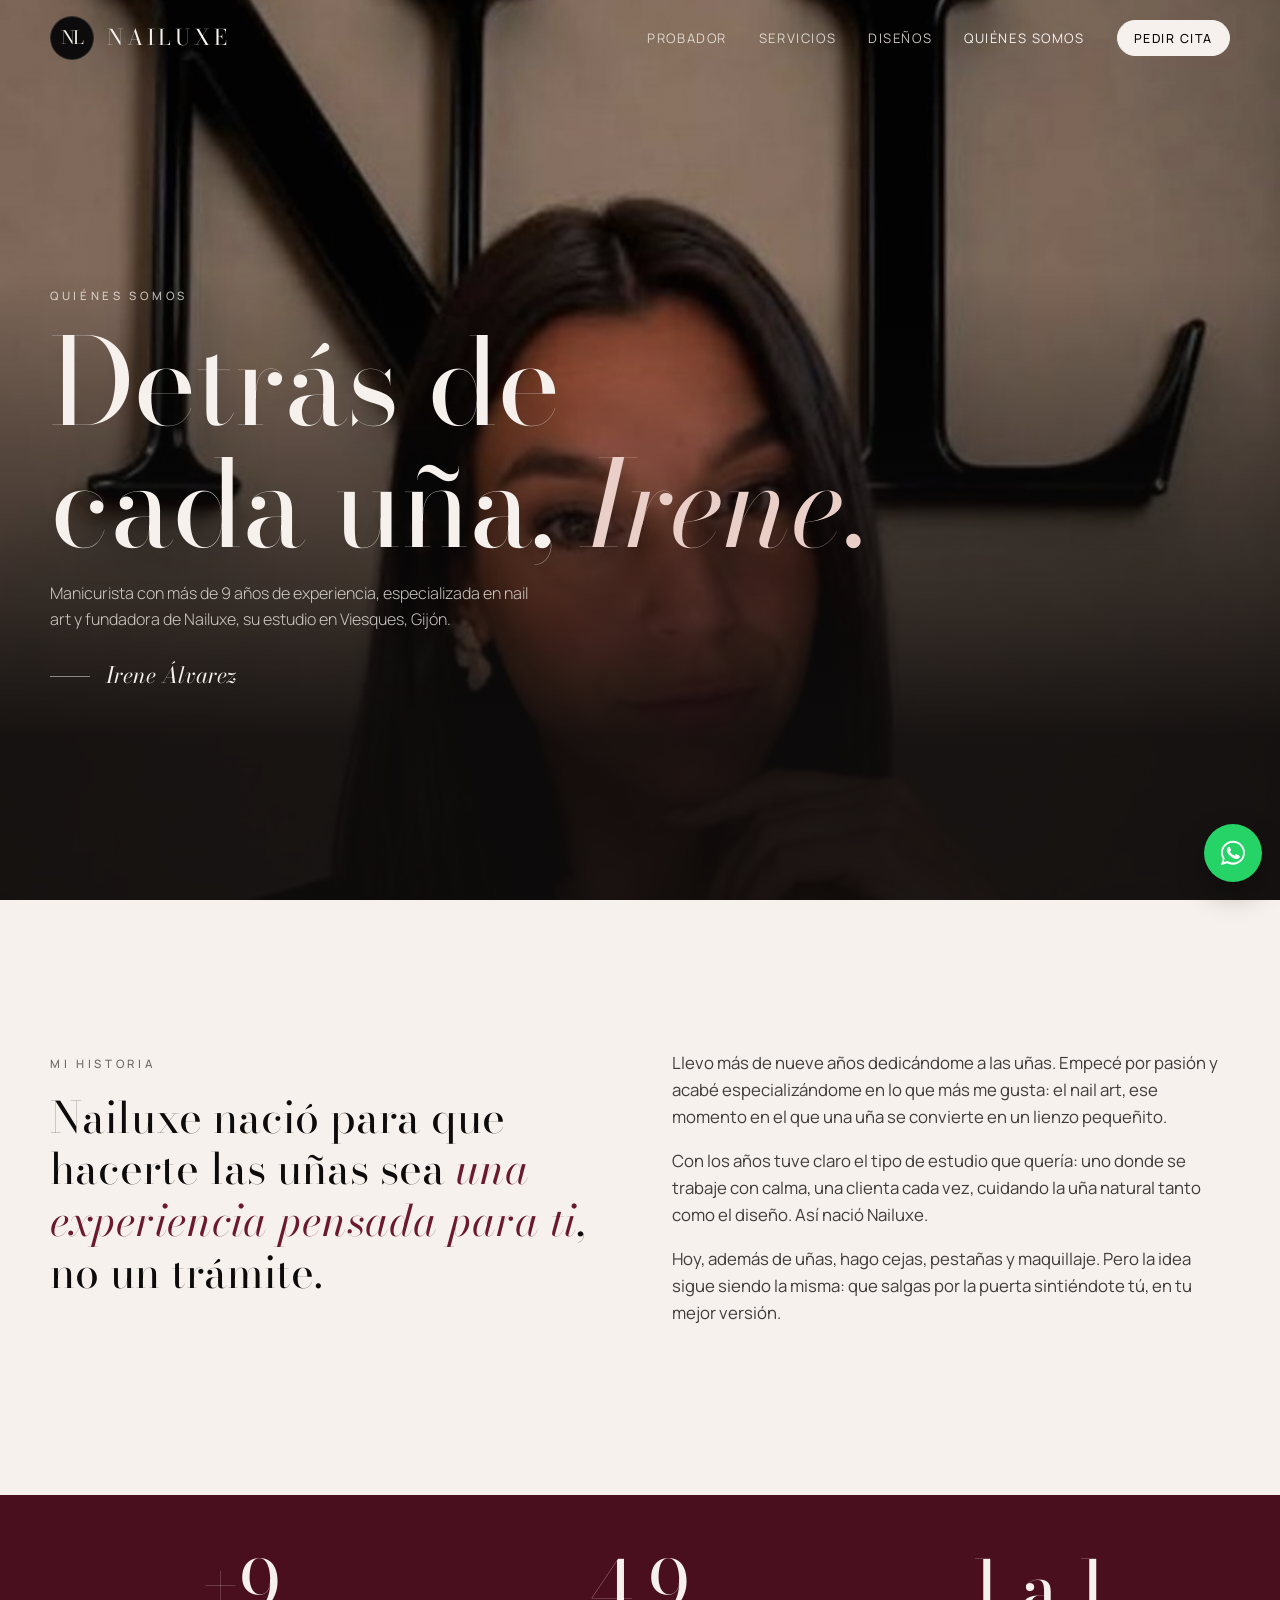
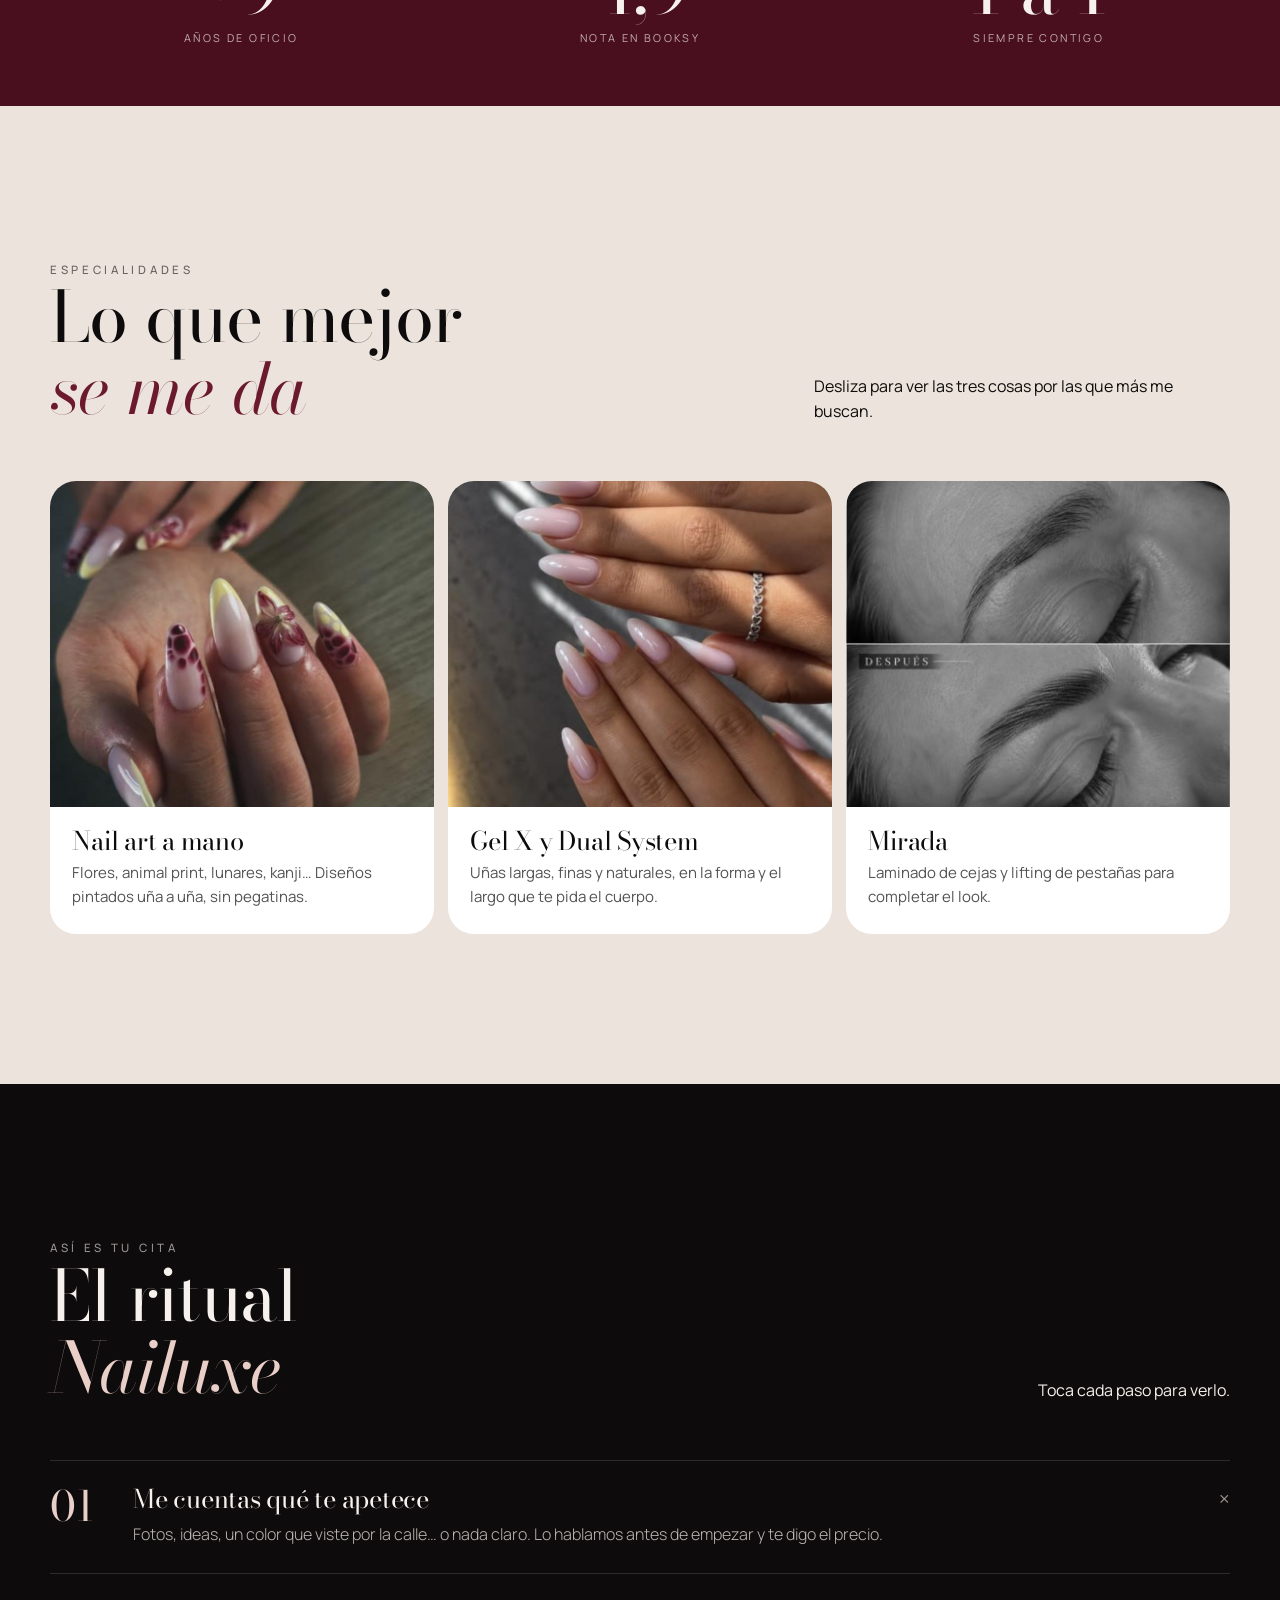
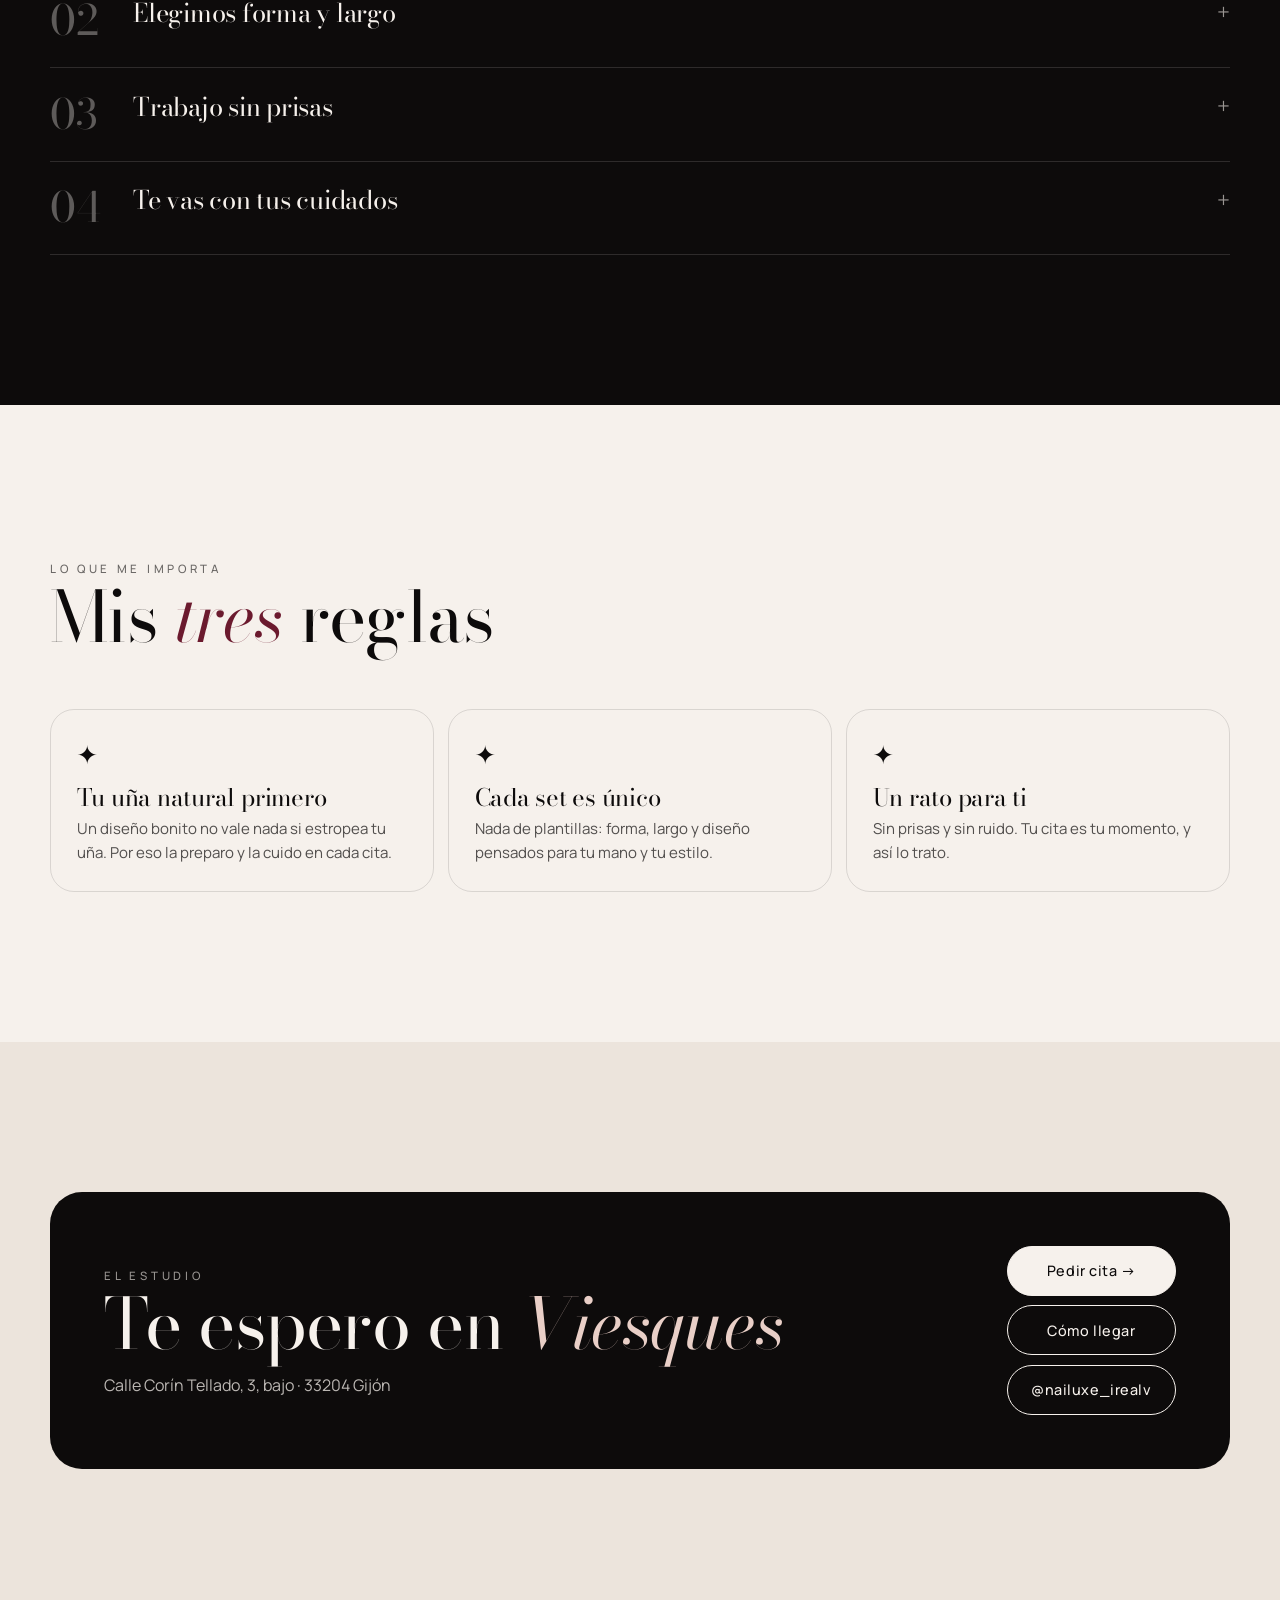
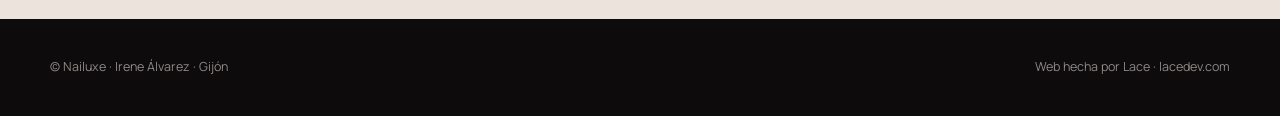
<file: quienes-somos.html>
<!DOCTYPE html>
<html lang="es">
<head>
<meta charset="utf-8">
<meta name="viewport" content="width=device-width, initial-scale=1, viewport-fit=cover">
<title>Quiénes somos · Nailuxe by Irene Álvarez · Gijón</title>
<meta name="description" content="Conoce a Irene Álvarez, manicurista con más de 9 años de experiencia y especializada en nail art, y su estudio Nailuxe en Viesques, Gijón.">
<meta name="theme-color" content="#0d0b0b">
<link rel="icon" href="favicon.ico" sizes="any">
<link rel="icon" href="favicon.svg" type="image/svg+xml">
<link rel="icon" href="favicon-192.png" sizes="192x192" type="image/png">
<link rel="apple-touch-icon" href="apple-touch-icon.png">
<meta property="og:image" content="img/irene.jpg">
<link rel="preconnect" href="https://fonts.googleapis.com">
<link rel="preconnect" href="https://fonts.gstatic.com" crossorigin>
<link href="https://fonts.googleapis.com/css2?family=Bodoni+Moda:ital,opsz,wght@0,6..96,400;0,6..96,500;1,6..96,400&family=Manrope:wght@300;400;500;600&display=swap" rel="stylesheet">
<link rel="stylesheet" href="style.css?v=2">
<style>
.qs-hero{position:relative;min-height:100svh;background:var(--ink);color:var(--paper);display:flex;align-items:flex-end;overflow:hidden}
.qs-hero img{position:absolute;inset:0;width:100%;height:100%;object-fit:cover;object-position:center 22%;transform:scale(1.06);animation:kb 14s ease-out forwards}
@keyframes kb{to{transform:scale(1)}}
.qs-hero:after{content:"";position:absolute;inset:0;background:linear-gradient(180deg,rgba(13,11,11,.15) 30%,rgba(13,11,11,.92) 82%)}
.qs-hero .wrap{position:relative;z-index:2;padding:0 0 calc(56px + env(safe-area-inset-bottom))}
.qs-hero h1{font-size:clamp(3.4rem,11vw,7.5rem);margin:.8rem 0 1rem}
.qs-hero h1 em{color:var(--rose)}
.qs-hero p{max-width:30em;opacity:.8;font-weight:300}
.sig-line{display:flex;align-items:center;gap:1rem;margin-top:1.6rem;font-family:var(--serif);font-style:italic;font-size:1.4rem}
.sig-line:before{content:"";width:40px;height:1px;background:var(--paper);opacity:.5}

.story{background:var(--paper)}
.story-grid{display:grid;grid-template-columns:1fr 1fr;gap:4rem;align-items:start}
.story .big{font-family:var(--serif);font-size:clamp(1.7rem,4.2vw,2.7rem);line-height:1.2}
.story .big em{color:var(--wine2)}
.story p.t{opacity:.78;font-size:1.05rem;margin-bottom:1.1rem}
@media(max-width:860px){.story-grid{grid-template-columns:1fr;gap:2rem}}

.nums{background:var(--wine);color:var(--paper);padding:56px 0}
.nums .wrap{display:grid;grid-template-columns:repeat(3,1fr);gap:1rem;text-align:center}
.nums strong{font-family:var(--serif);font-weight:400;font-size:clamp(2.6rem,8vw,4.6rem);display:block;line-height:1}
.nums small{font-size:.68rem;letter-spacing:.22em;text-transform:uppercase;opacity:.7}

.esp{background:var(--paper2)}
.esp-cards{display:grid;grid-template-columns:repeat(3,1fr);gap:14px}
.esp-card{border-radius:26px;overflow:hidden;background:#fff;display:flex;flex-direction:column}
.esp-card img{aspect-ratio:4/3.4;object-fit:cover;width:100%}
.esp-card div{padding:1.3rem 1.4rem 1.6rem}
.esp-card h3{font-size:1.6rem;margin-bottom:.4rem}
.esp-card p{opacity:.7;font-size:.94rem}
@media(max-width:860px){.esp-cards{grid-template-columns:none;grid-auto-flow:column;grid-auto-columns:80%;overflow-x:auto;scroll-snap-type:x mandatory;scrollbar-width:none;margin-inline:-20px;padding-inline:20px}.esp-card{scroll-snap-align:center}}

.ritual{background:var(--ink);color:var(--paper)}
.ritual h2 em{color:var(--rose)}
.steps{display:grid;gap:0;counter-reset:s}
.st{display:grid;grid-template-columns:64px 1fr;gap:1.2rem;padding:1.6rem 0;border-top:1px solid var(--line);cursor:pointer}
.st:last-child{border-bottom:1px solid var(--line)}
.st b{font-family:var(--serif);font-weight:400;font-size:2.6rem;line-height:1;opacity:.35;transition:.3s}
.st h3{font-size:1.6rem;display:flex;justify-content:space-between;align-items:center;gap:1rem}
.st h3:after{content:"+";font-family:var(--sans);font-weight:300;font-size:1.4rem;opacity:.6;transition:.3s}
.st p{max-height:0;overflow:hidden;opacity:0;transition:max-height .5s,opacity .4s,margin .4s;font-weight:300}
.st.open b{opacity:1;color:var(--rose)}
.st.open h3:after{transform:rotate(45deg)}
.st.open p{max-height:200px;opacity:.75;margin-top:.6rem}

.valores{background:var(--paper)}
.val{display:grid;grid-template-columns:repeat(3,1fr);gap:14px}
.val div{border:1px solid rgba(13,11,11,.12);border-radius:24px;padding:1.6rem}
.val i{font-style:normal;font-size:1.6rem}
.val h3{font-size:1.5rem;margin:.6rem 0 .4rem}
.val p{opacity:.7;font-size:.94rem}
@media(max-width:860px){.val{grid-template-columns:1fr}}

.estudio{background:var(--paper2)}
.est-card{background:var(--ink);color:var(--paper);border-radius:32px;padding:clamp(1.8rem,5vw,3.4rem);display:grid;grid-template-columns:1fr auto;gap:2rem;align-items:center}
.est-card h2 em{color:var(--rose)}
.est-card p{opacity:.75;margin-top:.8rem}
.est-card .btns{display:flex;flex-direction:column;gap:.6rem}.est-card .btns .btn{justify-content:center}
@media(max-width:860px){.est-card{grid-template-columns:1fr}}
</style>
</head>
<body>

<header id="top">
  <div class="wrap nav">
    <a href="index.html" class="brand"><span class="mono">NL</span><b>NAILUXE</b></a>
    <nav class="links">
      <a href="index.html#probador">Probador</a>
      <a href="index.html#servicios">Servicios</a>
      <a href="index.html#disenos">Diseños</a>
      <a href="quienes-somos.html" style="opacity:1">Quiénes somos</a>
      <a class="btn btn-solid" href="index.html#cita">Pedir cita</a>
    </nav>
    <button class="menu-btn" id="menuBtn" aria-expanded="false">Menú ▾</button>
  </div>
</header>
<div class="drop" id="drop">
  <a href="index.html">Inicio <span>01</span></a>
  <a href="index.html#probador">Probador de uñas <span>02</span></a>
  <a href="index.html#servicios">Servicios y precios <span>03</span></a>
  <a href="index.html#cita">Montar mi cita <span>04</span></a>
  <a href="quienes-somos.html">Quiénes somos <span>05</span></a>
  <a href="index.html#disenos">Diseños <span>06</span></a>
  <a href="index.html#donde">Dónde estamos <span>07</span></a>
</div>

<section class="qs-hero">
  <img src="img/irene.jpg" alt="Irene Álvarez, fundadora de Nailuxe">
  <div class="wrap">
    <span class="eyebrow" style="opacity:.75">Quiénes somos</span>
    <h1>Detrás de<br>cada uña, <em>Irene.</em></h1>
    <p>Manicurista con más de 9 años de experiencia, especializada en nail art y fundadora de Nailuxe, su estudio en Viesques, Gijón.</p>
    <div class="sig-line">Irene Álvarez</div>
  </div>
</section>

<section class="story">
  <div class="wrap story-grid">
    <div>
      <span class="eyebrow" style="opacity:.6">Mi historia</span>
      <p class="big rv" style="margin-top:1rem">Nailuxe nació para que hacerte las uñas sea <em>una experiencia pensada para ti</em>, no un trámite.</p>
    </div>
    <div>
      <p class="t rv">Llevo más de nueve años dedicándome a las uñas. Empecé por pasión y acabé especializándome en lo que más me gusta: el nail art, ese momento en el que una uña se convierte en un lienzo pequeñito.</p>
      <p class="t rv">Con los años tuve claro el tipo de estudio que quería: uno donde se trabaje con calma, una clienta cada vez, cuidando la uña natural tanto como el diseño. Así nació Nailuxe.</p>
      <p class="t rv">Hoy, además de uñas, hago cejas, pestañas y maquillaje. Pero la idea sigue siendo la misma: que salgas por la puerta sintiéndote tú, en tu mejor versión.</p>
    </div>
  </div>
</section>

<div class="nums">
  <div class="wrap">
    <div class="rv"><strong data-count="9" data-prefix="+">+9</strong><small>años de oficio</small></div>
    <div class="rv"><strong data-count="5" data-dec="1">5,0</strong><small>nota en Booksy</small></div>
    <div class="rv"><strong>1 a 1</strong><small>siempre contigo</small></div>
  </div>
</div>

<section class="esp">
  <div class="wrap">
    <div class="head">
      <div><span class="eyebrow" style="opacity:.6">Especialidades</span><h2 class="rv">Lo que mejor<br><em>se me da</em></h2></div>
      <p class="rv">Desliza para ver las tres cosas por las que más me buscan.</p>
    </div>
    <div class="esp-cards">
      <article class="esp-card"><img src="img/flor.jpg" alt="Nail art de flor pintada a mano" loading="lazy"><div><h3>Nail art a mano</h3><p>Flores, animal print, lunares, kanji… Diseños pintados uña a uña, sin pegatinas.</p></div></article>
      <article class="esp-card"><img src="img/nude.jpg" alt="Gel X nude en forma almendra" loading="lazy"><div><h3>Gel X y Dual System</h3><p>Uñas largas, finas y naturales, en la forma y el largo que te pida el cuerpo.</p></div></article>
      <article class="esp-card"><img src="img/cejas.jpg" alt="Laminado de cejas antes y después" loading="lazy"><div><h3>Mirada</h3><p>Laminado de cejas y lifting de pestañas para completar el look.</p></div></article>
    </div>
  </div>
</section>

<section class="ritual">
  <div class="wrap">
    <div class="head">
      <div><span class="eyebrow" style="opacity:.6">Así es tu cita</span><h2 class="rv">El ritual<br><em>Nailuxe</em></h2></div>
      <p class="rv">Toca cada paso para verlo.</p>
    </div>
    <div class="steps" id="steps">
      <div class="st open"><b>01</b><div><h3>Me cuentas qué te apetece</h3><p>Fotos, ideas, un color que viste por la calle… o nada claro. Lo hablamos antes de empezar y te digo el precio.</p></div></div>
      <div class="st"><b>02</b><div><h3>Elegimos forma y largo</h3><p>Miramos tu mano y tu día a día para que la forma y la talla te queden bien y te duren.</p></div></div>
      <div class="st"><b>03</b><div><h3>Trabajo sin prisas</h3><p>Una clienta cada vez. Preparo bien tu uña natural y cuido cada detalle del diseño.</p></div></div>
      <div class="st"><b>04</b><div><h3>Te vas con tus cuidados</h3><p>Te explico cómo mantenerlas perfectas y cuándo volver para el relleno.</p></div></div>
    </div>
  </div>
</section>

<section class="valores">
  <div class="wrap">
    <div class="head"><div><span class="eyebrow" style="opacity:.6">Lo que me importa</span><h2 class="rv">Mis <em>tres</em> reglas</h2></div></div>
    <div class="val">
      <div class="rv"><i>✦</i><h3>Tu uña natural primero</h3><p>Un diseño bonito no vale nada si estropea tu uña. Por eso la preparo y la cuido en cada cita.</p></div>
      <div class="rv"><i>✦</i><h3>Cada set es único</h3><p>Nada de plantillas: forma, largo y diseño pensados para tu mano y tu estilo.</p></div>
      <div class="rv"><i>✦</i><h3>Un rato para ti</h3><p>Sin prisas y sin ruido. Tu cita es tu momento, y así lo trato.</p></div>
    </div>
  </div>
</section>

<section class="estudio">
  <div class="wrap">
    <div class="est-card rv">
      <div>
        <span class="eyebrow" style="opacity:.6">El estudio</span>
        <h2>Te espero en <em>Viesques</em></h2>
        <p>Calle Corín Tellado, 3, bajo · 33204 Gijón</p>
      </div>
      <div class="btns">
        <a class="btn btn-solid" href="index.html#cita">Pedir cita →</a>
        <a class="btn btn-ghost" href="https://maps.app.goo.gl/ehcDgFLsmTQH2are7" target="_blank" rel="noopener">Cómo llegar</a>
        <a class="btn btn-ghost" href="https://instagram.com/nailuxe_irealv" target="_blank" rel="noopener">@nailuxe_irealv</a>
      </div>
    </div>
  </div>
</section>

<footer><div class="wrap"><span>© Nailuxe · Irene Álvarez · Gijón</span><span>Web hecha por Lace · lacedev.com</span></div></footer>

<a class="wa" href="https://wa.me/34604811486?text=Hola%20Irene!%20Quer%C3%ADa%20pedir%20cita%20%F0%9F%92%85" target="_blank" rel="noopener" aria-label="WhatsApp">
  <svg viewBox="0 0 32 32"><path d="M16 3C9 3 3.3 8.6 3.3 15.6c0 2.4.7 4.7 1.9 6.7L3 29l6.9-2.1c1.9 1 4 1.6 6.1 1.6 7 0 12.7-5.7 12.7-12.7S23 3 16 3zm0 23.2c-2 0-3.9-.6-5.5-1.6l-.4-.2-4.1 1.2 1.2-4-.3-.4c-1.1-1.7-1.7-3.6-1.7-5.6C5.2 9.7 10 5 16 5s10.8 4.8 10.8 10.7S22 26.2 16 26.2zm5.9-8c-.3-.2-1.9-.9-2.2-1-.3-.1-.5-.2-.7.2-.2.3-.8 1-1 1.2-.2.2-.4.2-.7.1-.3-.2-1.4-.5-2.6-1.6-1-.9-1.6-1.9-1.8-2.2-.2-.3 0-.5.1-.7l.5-.6c.2-.2.2-.3.3-.5.1-.2 0-.4 0-.6l-1-2.4c-.3-.6-.5-.5-.7-.5h-.6c-.2 0-.6.1-.9.4-.3.3-1.2 1.2-1.2 2.9s1.2 3.4 1.4 3.6c.2.2 2.4 3.7 5.9 5.1 2.9 1.1 3.5.9 4.1.8.6-.1 1.9-.8 2.2-1.5.3-.8.3-1.4.2-1.5-.1-.2-.3-.3-.6-.4z"/></svg>
</a>

<script>
const hdr=document.getElementById('top'),drop=document.getElementById('drop'),mb=document.getElementById('menuBtn');
addEventListener('scroll',()=>hdr.classList.toggle('solid',scrollY>40),{passive:true});
mb.onclick=()=>{const o=drop.classList.toggle('open');mb.setAttribute('aria-expanded',o);mb.textContent=o?'Cerrar ✕':'Menú ▾'};
drop.querySelectorAll('a').forEach(a=>a.onclick=()=>{drop.classList.remove('open');mb.textContent='Menú ▾'});
document.querySelectorAll('#steps .st').forEach(s=>s.onclick=()=>{document.querySelectorAll('#steps .st').forEach(x=>x.classList.toggle('open',x===s&&!s.classList.contains('open')))});
const io=new IntersectionObserver(es=>es.forEach(e=>{if(e.isIntersecting){e.target.classList.add('in');io.unobserve(e.target)}}),{threshold:.15});
document.querySelectorAll('.rv').forEach(el=>io.observe(el));
/* contadores */
const co=new IntersectionObserver(es=>es.forEach(e=>{if(!e.isIntersecting)return;const el=e.target,to=+el.dataset.count,dec=el.dataset.dec,pre=el.dataset.prefix||'';let t0=null;
  const step=t=>{t0??=t;const k=Math.min(1,(t-t0)/1200),v=to*(1-Math.pow(1-k,3));el.textContent=pre+(dec?v.toFixed(1).replace('.',','):Math.round(v));if(k<1)requestAnimationFrame(step)};requestAnimationFrame(step);co.unobserve(el)}),{threshold:.6});
document.querySelectorAll('[data-count]').forEach(el=>co.observe(el));
</script>
</body>
</html>
</file>
<file: style.css>
:root{
  --ink:#0d0b0b; --ink2:#171314; --paper:#f6f1ec; --paper2:#ece4dc;
  --wine:#4a0f1f; --wine2:#6b1a2e; --rose:#e9cfc7; --line:rgba(246,241,236,.14);
  --serif:"Bodoni Moda", Didot, "Times New Roman", serif;
  --sans:"Manrope", system-ui, -apple-system, sans-serif;
}
*{box-sizing:border-box;margin:0;padding:0}
html{scroll-behavior:smooth;-webkit-text-size-adjust:100%}
body{font-family:var(--sans);background:var(--paper);color:var(--ink);line-height:1.6;overflow-x:hidden}
img{max-width:100%;display:block}
a{color:inherit}
.wrap{width:min(1180px,100% - 40px);margin-inline:auto}
.eyebrow{font-size:.72rem;letter-spacing:.32em;text-transform:uppercase;font-weight:500}
h1,h2,h3{font-family:var(--serif);font-weight:400;line-height:1.02;letter-spacing:-.01em}
h2{font-size:clamp(2.3rem,6vw,4.4rem)}
h2 em,h1 em{font-style:italic;color:var(--wine2)}
.btn{display:inline-flex;align-items:center;gap:.6em;padding:1em 1.6em;border-radius:999px;font:500 .9rem var(--sans);letter-spacing:.04em;text-decoration:none;border:1px solid currentColor;cursor:pointer;transition:.3s}
.btn-solid{background:var(--paper);color:var(--ink);border-color:var(--paper)}
.btn-solid:hover{background:var(--rose);border-color:var(--rose)}
.btn-ghost{color:var(--paper);background:transparent}
.btn-ghost:hover{background:var(--paper);color:var(--ink)}
.btn-wine{background:var(--wine);color:var(--paper);border-color:var(--wine)}
.btn-wine:hover{background:var(--wine2);border-color:var(--wine2)}

/* Monograma */
.mono{font-family:var(--serif);font-weight:400;letter-spacing:-.06em;display:inline-flex;align-items:center;justify-content:center;width:44px;height:44px;border-radius:50%;background:var(--ink);color:var(--paper);border:1px solid var(--line);font-size:1.15rem}

/* Header */
header{position:fixed;inset:0 0 auto;z-index:50;transition:.4s;color:var(--paper)}
header.solid{background:rgba(13,11,11,.86);backdrop-filter:blur(14px);-webkit-backdrop-filter:blur(14px)}
.nav{display:flex;align-items:center;justify-content:space-between;height:76px}
.brand{display:flex;align-items:center;gap:.8rem;text-decoration:none}
.brand b{font-family:var(--serif);font-weight:400;font-size:1.35rem;letter-spacing:.18em}
.links{display:flex;gap:2rem;align-items:center}
.links a{text-decoration:none;font-size:.82rem;letter-spacing:.12em;text-transform:uppercase;opacity:.8}
.links a:hover{opacity:1}
.links .btn{opacity:1;padding:.7em 1.3em;font-size:.78rem}
.menu-btn{display:none;background:none;border:1px solid var(--line);color:var(--paper);border-radius:999px;padding:.55em 1.1em;font:500 .78rem var(--sans);letter-spacing:.14em;text-transform:uppercase;cursor:pointer}
.drop{position:fixed;top:76px;right:14px;left:14px;background:var(--ink);border:1px solid var(--line);border-radius:22px;padding:.6rem;display:grid;gap:2px;transform:translateY(-10px);opacity:0;pointer-events:none;transition:.3s;z-index:49}
.drop.open{transform:none;opacity:1;pointer-events:auto}
.drop a{color:var(--paper);text-decoration:none;padding:1rem 1.1rem;border-radius:14px;font-family:var(--serif);font-size:1.4rem;display:flex;justify-content:space-between}
.drop a span{font:400 .7rem var(--sans);letter-spacing:.2em;opacity:.45;align-self:center}
.drop a:active,.drop a:hover{background:var(--ink2)}
@media(max-width:860px){.links{display:none}.menu-btn{display:block}}

/* Hero */
.hero{background:var(--ink);color:var(--paper);min-height:100svh;position:relative;overflow:hidden;display:flex;align-items:center;padding:120px 0 70px}
.hero:before{content:"";position:absolute;width:70vmax;height:70vmax;border-radius:50%;background:radial-gradient(circle,rgba(107,26,46,.55),transparent 62%);right:-20vmax;top:-18vmax;filter:blur(10px);animation:glow 9s ease-in-out infinite alternate}
@keyframes glow{to{transform:translate(-6vmax,8vmax) scale(1.1)}}
.hero-grid{display:grid;grid-template-columns:1.15fr .85fr;gap:4rem;align-items:center;position:relative}
.hero h1{font-size:clamp(3.4rem,9.5vw,8rem);margin:1.4rem 0 1.6rem}
.hero h1 em{color:var(--rose)}
.hero p.lead{max-width:30em;opacity:.78;font-size:1.05rem;font-weight:300}
.hero .ctas{display:flex;flex-wrap:wrap;gap:.8rem;margin-top:2.2rem}
.badge{display:inline-flex;align-items:center;gap:.7rem;border:1px solid var(--line);border-radius:999px;padding:.45em 1em .45em .5em;font-size:.8rem}
.badge .stars{background:var(--paper);color:var(--ink);border-radius:999px;padding:.2em .7em;font-weight:600;letter-spacing:.05em}
.arch{position:relative;justify-self:end;width:min(420px,100%)}
.arch .frame{border-radius:999px 999px 24px 24px;overflow:hidden;aspect-ratio:3/4.4;border:1px solid var(--line);box-shadow:0 40px 80px rgba(0,0,0,.5)}
.arch img{width:100%;height:100%;object-fit:cover;transform:scale(1.04);transition:transform 1.2s}
.arch:hover img{transform:scale(1.1)}
.arch .tag{position:absolute;left:-28px;bottom:48px;background:var(--paper);color:var(--ink);border-radius:18px;padding:.9rem 1.1rem;box-shadow:0 20px 40px rgba(0,0,0,.35);max-width:210px}
.arch .tag small{display:block;font-size:.66rem;letter-spacing:.22em;text-transform:uppercase;opacity:.55}
.arch .tag strong{font-family:var(--serif);font-weight:400;font-size:1.2rem;font-style:italic}
.ring{position:absolute;top:-34px;right:-26px;width:120px;height:120px;animation:spin 22s linear infinite}
.ring text{font:500 9.5px var(--sans);letter-spacing:3.4px;fill:var(--paper);text-transform:uppercase}
@keyframes spin{to{transform:rotate(360deg)}}
.scroll-hint{position:absolute;bottom:22px;left:50%;transform:translateX(-50%);font-size:.65rem;letter-spacing:.3em;text-transform:uppercase;opacity:.45}
@media(max-width:860px){
  .hero{padding-top:110px}
  .hero-grid{grid-template-columns:1fr;gap:3rem}
  .arch{justify-self:center;width:78%}
  .arch .tag{left:-14%}
  .ring{width:92px;height:92px;right:-8%}
}

/* Marquee */
.marquee{background:var(--wine);color:var(--paper);overflow:hidden;border-block:1px solid rgba(255,255,255,.08)}
.marquee .track{display:flex;gap:3rem;white-space:nowrap;padding:1.1rem 0;animation:mq 32s linear infinite;width:max-content}
.marquee span{font-family:var(--serif);font-style:italic;font-size:1.45rem}
.marquee i{font-style:normal;opacity:.5}
@keyframes mq{to{transform:translateX(-50%)}}

section{padding:clamp(80px,12vw,150px) 0}
.head{display:flex;justify-content:space-between;align-items:end;gap:2rem;margin-bottom:3.5rem;flex-wrap:wrap}
.head p{max-width:26em;opacity:.7}

/* Talla */
.talla{background:var(--paper)}
.talla-box{display:grid;grid-template-columns:1fr 1fr;gap:3rem;align-items:center;background:#fff;border-radius:32px;padding:clamp(1.5rem,4vw,3.5rem);box-shadow:0 30px 70px rgba(74,15,31,.08)}
.nail-stage{display:flex;justify-content:center;align-items:flex-end;gap:14px;height:340px;background:linear-gradient(180deg,var(--paper2),#fff);border-radius:24px;padding-bottom:0;overflow:hidden;position:relative}
.finger{width:62px;display:flex;flex-direction:column;align-items:center}
.finger .n{width:46px;border-radius:24px 24px 14px 14px;background:linear-gradient(160deg,#7a2238 0%,var(--wine) 55%,#2a0710 100%);position:relative;transition:height .7s cubic-bezier(.6,.05,.2,1.2);box-shadow:inset 0 0 0 1px rgba(255,255,255,.08)}
.finger .n:after{content:"";position:absolute;left:9px;top:12px;width:7px;height:45%;border-radius:8px;background:linear-gradient(rgba(255,255,255,.55),transparent)}
.finger .n:before{content:"";position:absolute;inset:0;background-image:radial-gradient(#fff 1.4px,transparent 1.6px);background-size:14px 18px;opacity:.85;border-radius:inherit}
.finger .skin{width:62px;height:120px;background:linear-gradient(90deg,#e6c3b2,#f1d6c8 40%,#ddb7a5);border-radius:14px 14px 0 0;margin-top:-10px}
.finger:nth-child(1){transform:translateY(40px)}.finger:nth-child(2){transform:translateY(8px)}.finger:nth-child(4){transform:translateY(22px)}
.sizes{display:flex;gap:.6rem;margin:1.6rem 0}
.sizes button{flex:1;border:1px solid var(--ink);background:none;border-radius:16px;padding:1rem .5rem;cursor:pointer;font-family:var(--serif);font-size:1.6rem;transition:.25s}
.sizes button small{display:block;font:500 .64rem var(--sans);letter-spacing:.2em;text-transform:uppercase;opacity:.6;margin-top:.2rem}
.sizes button.on{background:var(--ink);color:var(--paper)}
.readout{display:flex;gap:2.5rem;border-top:1px solid var(--paper2);padding-top:1.4rem;margin-bottom:1.6rem}
.readout div small{display:block;font-size:.68rem;letter-spacing:.2em;text-transform:uppercase;opacity:.5}
.readout div strong{font-family:var(--serif);font-weight:400;font-size:2.4rem}
@media(max-width:860px){.talla-box{grid-template-columns:1fr}.nail-stage{height:280px}}

/* Servicios */
.servicios{background:var(--ink);color:var(--paper)}
.servicios h2 em{color:var(--rose)}
.tabs{display:flex;gap:.5rem;margin-bottom:2.5rem;overflow-x:auto;scrollbar-width:none}
.tabs button{border:1px solid var(--line);background:none;color:var(--paper);border-radius:999px;padding:.7em 1.4em;font:500 .8rem var(--sans);letter-spacing:.14em;text-transform:uppercase;cursor:pointer;white-space:nowrap}
.tabs button.on{background:var(--paper);color:var(--ink)}
.list{display:none}.list.on{display:block;animation:fade .5s}
@keyframes fade{from{opacity:0;transform:translateY(10px)}}
.row{display:grid;grid-template-columns:1fr auto;gap:1rem;padding:1.5rem 0;border-bottom:1px solid var(--line);align-items:baseline}
.row h3{font-size:clamp(1.4rem,3vw,2rem)}
.row p{opacity:.55;font-size:.88rem;margin-top:.3rem}
.row .p{font-family:var(--serif);font-size:1.6rem;white-space:nowrap}
.row .p small{font:400 .7rem var(--sans);opacity:.5;letter-spacing:.1em;margin-right:.4em}
.note{opacity:.5;font-size:.8rem;margin-top:1.4rem}

/* Configurador */
.cita{background:var(--paper2)}
.cita-box{display:grid;grid-template-columns:1.2fr .8fr;gap:2rem}
.chips{display:flex;flex-wrap:wrap;gap:.55rem}
.chip{border:1px solid rgba(13,11,11,.25);background:#fff;border-radius:999px;padding:.75em 1.15em;font:500 .86rem var(--sans);cursor:pointer;transition:.2s}
.chip.on{background:var(--wine);border-color:var(--wine);color:var(--paper)}
.step{margin-bottom:2.2rem}
.step h4{font:500 .72rem var(--sans);letter-spacing:.24em;text-transform:uppercase;margin-bottom:1rem;opacity:.6}
.ticket{background:var(--ink);color:var(--paper);border-radius:28px;padding:2rem;position:sticky;top:100px;align-self:start}
.ticket .line{display:flex;justify-content:space-between;padding:.7rem 0;border-bottom:1px dashed var(--line);font-size:.92rem}
.ticket .tot{display:flex;justify-content:space-between;align-items:baseline;margin:1.4rem 0}
.ticket .tot strong{font-family:var(--serif);font-weight:400;font-size:3rem}
.ticket .btn{width:100%;justify-content:center}
.ticket .empty{opacity:.5;font-size:.9rem;padding:1rem 0}
@media(max-width:860px){.cita-box{grid-template-columns:1fr}.ticket{position:static}}

/* Irene */
.irene-grid{display:grid;grid-template-columns:.9fr 1.1fr;gap:4rem;align-items:center}
.polaroid{background:#fff;padding:14px 14px 60px;transform:rotate(-3deg);box-shadow:0 30px 60px rgba(0,0,0,.12);width:min(360px,90%);margin:auto;position:relative}
.polaroid img{aspect-ratio:4/5;object-fit:cover;width:100%}
.polaroid span{position:absolute;bottom:16px;left:0;right:0;text-align:center;font-family:var(--serif);font-style:italic;font-size:1.3rem}
.irene p{font-size:1.08rem;opacity:.8;margin-top:1.4rem;max-width:32em}
.sign{font-family:var(--serif);font-style:italic;font-size:2.2rem;margin-top:1.8rem;color:var(--wine)}
.facts{display:flex;gap:2.6rem;margin-top:2.2rem;flex-wrap:wrap}
.facts strong{font-family:var(--serif);font-weight:400;font-size:2.6rem;display:block;line-height:1}
.facts small{font-size:.7rem;letter-spacing:.2em;text-transform:uppercase;opacity:.55}
@media(max-width:860px){.irene-grid{grid-template-columns:1fr;gap:3rem}}

/* Reseñas */
.resenas{background:var(--wine);color:var(--paper);overflow:hidden}
.resenas h2 em{color:var(--rose)}
.score{display:flex;align-items:center;gap:1.2rem}
.score strong{font-family:var(--serif);font-weight:400;font-size:5rem;line-height:1}
.score .st{color:#f3c98b;letter-spacing:.15em;font-size:1.2rem}
.cards{display:flex;gap:1.2rem;overflow-x:auto;scroll-snap-type:x mandatory;padding-bottom:1rem;scrollbar-width:none}
.card{flex:0 0 min(380px,84%);scroll-snap-align:start;background:rgba(255,255,255,.06);border:1px solid rgba(255,255,255,.12);border-radius:26px;padding:2rem;transition:.3s}
.card:hover{background:rgba(255,255,255,.1)}
.card .q{font-family:var(--serif);font-size:4rem;line-height:.5;opacity:.4}
.card h3{font-size:1.9rem;font-style:italic;margin:.6rem 0 .8rem}
.card p{opacity:.78}
.card .st{color:#f3c98b;margin-top:1.2rem;font-size:.9rem;letter-spacing:.1em}
.dots{display:flex;gap:.4rem;margin-top:1.2rem}
.dots i{width:8px;height:8px;border-radius:50%;background:rgba(255,255,255,.3);transition:.3s}
.dots i.on{background:var(--paper);width:26px;border-radius:8px}

/* Insta */
.insta{background:var(--paper);text-align:center}
.insta-tiles{display:grid;grid-template-columns:repeat(4,1fr);gap:10px;margin:3rem 0 2.5rem}
.tile{aspect-ratio:1;border-radius:18px;overflow:hidden;position:relative}
.tile img{width:100%;height:100%;object-fit:cover}
.t2{background:radial-gradient(circle at 30% 30%,#7a2238,var(--wine) 50%,#1a0409)}
.t3{background:linear-gradient(135deg,#f3e6df,#e3c5b9)}
.t4{background:var(--ink)}
.tile .lbl{position:absolute;inset:0;display:flex;align-items:center;justify-content:center;font-family:var(--serif);font-style:italic;font-size:clamp(1rem,2.4vw,1.7rem);padding:1rem}
.t2 .lbl,.t4 .lbl{color:var(--paper)}
@media(max-width:700px){.insta-tiles{grid-template-columns:repeat(2,1fr)}}


/* Portfolio */
.portfolio{background:var(--paper)}
.filters{display:flex;gap:.5rem;margin-bottom:2rem;overflow-x:auto;scrollbar-width:none}
.filters button{border:1px solid rgba(13,11,11,.25);background:none;border-radius:999px;padding:.65em 1.3em;font:500 .78rem var(--sans);letter-spacing:.12em;text-transform:uppercase;cursor:pointer;white-space:nowrap;transition:.25s}
.filters button.on{background:var(--ink);color:var(--paper);border-color:var(--ink)}
.gallery{columns:3 280px;column-gap:14px}
.g-item{break-inside:avoid;margin:0 0 14px;border-radius:22px;overflow:hidden;position:relative;cursor:zoom-in}
.g-item img{width:100%;transition:transform .8s cubic-bezier(.2,.7,.2,1)}
.g-item:hover img{transform:scale(1.05)}
.g-item figcaption{position:absolute;left:12px;right:12px;bottom:12px;background:rgba(13,11,11,.62);backdrop-filter:blur(8px);-webkit-backdrop-filter:blur(8px);color:var(--paper);border-radius:14px;padding:.55rem .9rem;font-family:var(--serif);font-style:italic;font-size:1.05rem;opacity:0;transform:translateY(8px);transition:.35s}
.g-item:hover figcaption{opacity:1;transform:none}
.g-item.hide{display:none}
@media(max-width:700px){.gallery{columns:2;column-gap:10px}.g-item{margin-bottom:10px;border-radius:16px}.g-item figcaption{display:none}}
.lb{position:fixed;inset:0;z-index:100;background:rgba(13,11,11,.95);display:flex;align-items:center;justify-content:center;opacity:0;pointer-events:none;transition:.3s}
.lb.open{opacity:1;pointer-events:auto}
.lb img{max-width:92vw;max-height:74vh;border-radius:18px;object-fit:contain}
.lb-x{position:absolute;top:18px;right:18px;width:46px;height:46px;border-radius:50%;border:1px solid var(--line);background:none;color:var(--paper);font-size:1.1rem;cursor:pointer}
.lb-nav{position:absolute;top:50%;transform:translateY(-50%);width:50px;height:50px;border-radius:50%;border:1px solid var(--line);background:rgba(13,11,11,.5);color:var(--paper);font-size:1.8rem;cursor:pointer}
.lb-p{left:14px}.lb-n{right:14px}
.lb-bar{position:absolute;bottom:22px;left:0;right:0;display:flex;flex-direction:column;align-items:center;gap:.9rem;color:var(--paper);font-family:var(--serif);font-style:italic;font-size:1.3rem;padding:0 20px;text-align:center}

/* Dónde */
.donde{background:var(--ink);color:var(--paper)}
.donde-grid{display:grid;grid-template-columns:.9fr 1.1fr;gap:3rem;align-items:stretch}
.donde h2 em{color:var(--rose)}
.info dl{margin-top:2rem}
.info dt{font-size:.68rem;letter-spacing:.24em;text-transform:uppercase;opacity:.5;margin-top:1.4rem}
.info dd{font-family:var(--serif);font-size:1.5rem}
.info dd a{text-decoration:none;border-bottom:1px solid var(--line)}
.map{border-radius:28px;overflow:hidden;min-height:380px;border:1px solid var(--line)}
.map iframe{width:100%;height:100%;min-height:380px;border:0;filter:grayscale(1) invert(.92) contrast(.9)}
@media(max-width:860px){.donde-grid{grid-template-columns:1fr}}

/* Final */
.final{background:var(--wine);color:var(--paper);text-align:center;padding:clamp(90px,14vw,170px) 0}
.final h2{font-size:clamp(2.8rem,9vw,6.5rem)}
.final h2 em{color:var(--rose)}
.final p{opacity:.75;margin:1.4rem auto 2.2rem;max-width:28em}
footer{background:var(--ink);color:var(--paper);padding:2.4rem 0;font-size:.78rem}
footer .wrap{display:flex;justify-content:space-between;gap:1rem;flex-wrap:wrap;opacity:.55}

.wa{position:fixed;right:18px;bottom:18px;z-index:60;width:58px;height:58px;border-radius:50%;background:#25d366;display:flex;align-items:center;justify-content:center;box-shadow:0 12px 30px rgba(0,0,0,.3);transition:.3s}
.wa:hover{transform:scale(1.08)}
.wa svg{width:30px;height:30px;fill:#fff}

.rv{opacity:0;transform:translateY(30px);transition:1s cubic-bezier(.2,.7,.2,1)}
.rv.in{opacity:1;transform:none}
@media (prefers-reduced-motion:reduce){*{animation:none!important;transition:none!important}.rv{opacity:1;transform:none}}

/* ===== v2: móvil impecable ===== */
button{font-family:var(--sans);color:inherit;-webkit-appearance:none;appearance:none;-webkit-tap-highlight-color:transparent}
a{-webkit-tap-highlight-color:transparent}
.btn-block{width:100%;justify-content:center}
h4{font:600 .7rem var(--sans);letter-spacing:.22em;text-transform:uppercase;opacity:.6;margin-bottom:.8rem}

/* Segmented control */
.seg{display:grid;grid-auto-flow:column;grid-auto-columns:1fr;gap:4px;background:rgba(13,11,11,.06);padding:4px;border-radius:16px}
.seg button{border:0;background:transparent;border-radius:12px;padding:.8rem .3rem;font:500 .86rem var(--sans);cursor:pointer;transition:.25s;line-height:1.15;color:var(--ink)}
.seg button small{display:block;font-size:.66rem;opacity:.55;margin-top:.2rem;letter-spacing:.04em}
.seg button.on{background:var(--ink);color:var(--paper);box-shadow:0 6px 16px rgba(13,11,11,.18)}
.seg button.on small{opacity:.7}
@media(max-width:420px){.seg-4{grid-auto-flow:row;grid-template-columns:1fr 1fr}}

/* Probador */
.probador{background:var(--paper)}
.pb{display:grid;grid-template-columns:1fr 1fr;gap:2rem;background:#fff;border-radius:32px;padding:clamp(1rem,3vw,2.4rem);box-shadow:0 30px 70px rgba(74,15,31,.08)}
.pb-stage{position:relative;background:radial-gradient(circle at 50% 30%,#fbf6f3,var(--paper2));border-radius:24px;overflow:hidden;display:flex;align-items:flex-end;justify-content:center;aspect-ratio:1/1}
.pb-stage svg{width:100%;height:100%;max-width:420px;display:block}
.pb-stage .nail{transition:d .5s cubic-bezier(.5,0,.2,1.2),fill .4s}
.pb-dice{position:absolute;top:12px;right:12px;border:1px solid rgba(13,11,11,.12);background:rgba(255,255,255,.85);backdrop-filter:blur(6px);-webkit-backdrop-filter:blur(6px);border-radius:999px;padding:.55em 1em;font:500 .8rem var(--sans);cursor:pointer;color:var(--ink)}
.pb-dice.spin{animation:pop .5s}
@keyframes pop{40%{transform:scale(1.12) rotate(-6deg)}}
.pb-ctrl{display:flex;flex-direction:column;gap:1.2rem}
.pb-group h4 span{text-transform:none;letter-spacing:0;font-weight:400;opacity:.9}
.swatches{display:grid;grid-template-columns:repeat(8,1fr);gap:8px}
.swatches button{aspect-ratio:1;border-radius:50%;border:2px solid #fff;box-shadow:0 0 0 1px rgba(13,11,11,.15);cursor:pointer;transition:.2s}
.swatches button.on{box-shadow:0 0 0 2px var(--ink);transform:scale(1.1)}
.pb-sum{display:flex;justify-content:space-between;align-items:end;gap:1rem;border-top:1px solid var(--paper2);padding-top:1rem}
.pb-sum small{display:block;font-size:.66rem;letter-spacing:.2em;text-transform:uppercase;opacity:.5}
.pb-sum strong{font-family:var(--serif);font-weight:400;font-size:1.15rem;line-height:1.25;display:block}
.pb-price strong{font-size:2.2rem;white-space:nowrap}
@media(max-width:860px){.pb{grid-template-columns:1fr;gap:1.4rem}.pb-stage{min-height:0;aspect-ratio:1/1}}

/* Cita: lista de servicios */
.step h4{display:flex;align-items:center;gap:.6rem}
.step h4 b{width:24px;height:24px;border-radius:50%;background:var(--wine);color:var(--paper);display:inline-flex;align-items:center;justify-content:center;font-size:.72rem;letter-spacing:0}
.svc-list{background:#fff;border-radius:22px;overflow:hidden;box-shadow:0 10px 30px rgba(74,15,31,.06)}
.svc-g{padding:.9rem 1.1rem .4rem;font:600 .66rem var(--sans);letter-spacing:.22em;text-transform:uppercase;color:var(--wine2)}
.svc{display:grid;grid-template-columns:1fr auto 26px;align-items:center;gap:.9rem;width:100%;text-align:left;border:0;background:#fff;padding:.95rem 1.1rem;border-top:1px solid var(--paper2);cursor:pointer;transition:background .2s;color:var(--ink)}
.svc-n{font:500 .98rem var(--sans);line-height:1.25}
.svc-n small{display:block;font-size:.76rem;opacity:.5;font-weight:400;margin-top:.15rem}
.svc-p{font-family:var(--serif);font-size:1.25rem}
.svc-c{width:26px;height:26px;border-radius:50%;border:1.5px solid rgba(13,11,11,.25);position:relative;transition:.25s}
.svc.on{background:#fbf3f1}
.svc.on .svc-c{background:var(--wine);border-color:var(--wine)}
.svc.on .svc-c:after{content:"";position:absolute;left:8px;top:4px;width:6px;height:11px;border:solid #fff;border-width:0 2px 2px 0;transform:rotate(45deg)}
.cita .seg{background:rgba(13,11,11,.07)}
.cita .seg button{background:transparent}
.cita .seg button.on{background:var(--wine);color:var(--paper)}
.ticket .tot strong{font-size:2.6rem}
.cartbar{position:fixed;left:12px;right:12px;bottom:calc(12px + env(safe-area-inset-bottom));z-index:70;background:var(--ink);color:var(--paper);border-radius:22px;padding:.7rem .7rem .7rem 1.2rem;display:flex;align-items:center;justify-content:space-between;gap:1rem;box-shadow:0 18px 40px rgba(0,0,0,.35);transform:translateY(140%);transition:transform .4s cubic-bezier(.2,.8,.2,1)}
.cartbar.show{transform:none}
.cartbar small{display:block;font-size:.72rem;opacity:.6}
.cartbar strong{font-family:var(--serif);font-weight:400;font-size:1.6rem;line-height:1}
.cartbar .btn{padding:.85em 1.3em}
body.cart-on .wa{transform:translateY(-90px)}
@media(min-width:861px){.cartbar{display:none}}

/* Irene teaser */
.irene-card{display:grid;grid-template-columns:.85fr 1.15fr;background:var(--ink);color:var(--paper);border-radius:32px;overflow:hidden}
.irene-img img{width:100%;height:100%;object-fit:cover;object-position:center 25%;min-height:420px}
.irene-txt{padding:clamp(1.8rem,5vw,3.5rem);display:flex;flex-direction:column;justify-content:center;gap:1.2rem}
.irene-txt h2 em{color:var(--rose)}
.irene-txt p{opacity:.78}
.irene-txt .facts{margin:0}
.irene-txt .btn{align-self:flex-start}
@media(max-width:860px){.irene-card{grid-template-columns:1fr}.irene-img img{min-height:0;aspect-ratio:4/4.2}}

/* Generales móvil */
@media(max-width:600px){
  section{padding:72px 0}
  .head{margin-bottom:2rem}
  .row h3{font-size:1.3rem}
  .row .p{font-size:1.35rem}
  .facts{gap:1.6rem}
  .facts strong{font-size:2.1rem}
  .hero h1{font-size:3.6rem}
}
</file>
